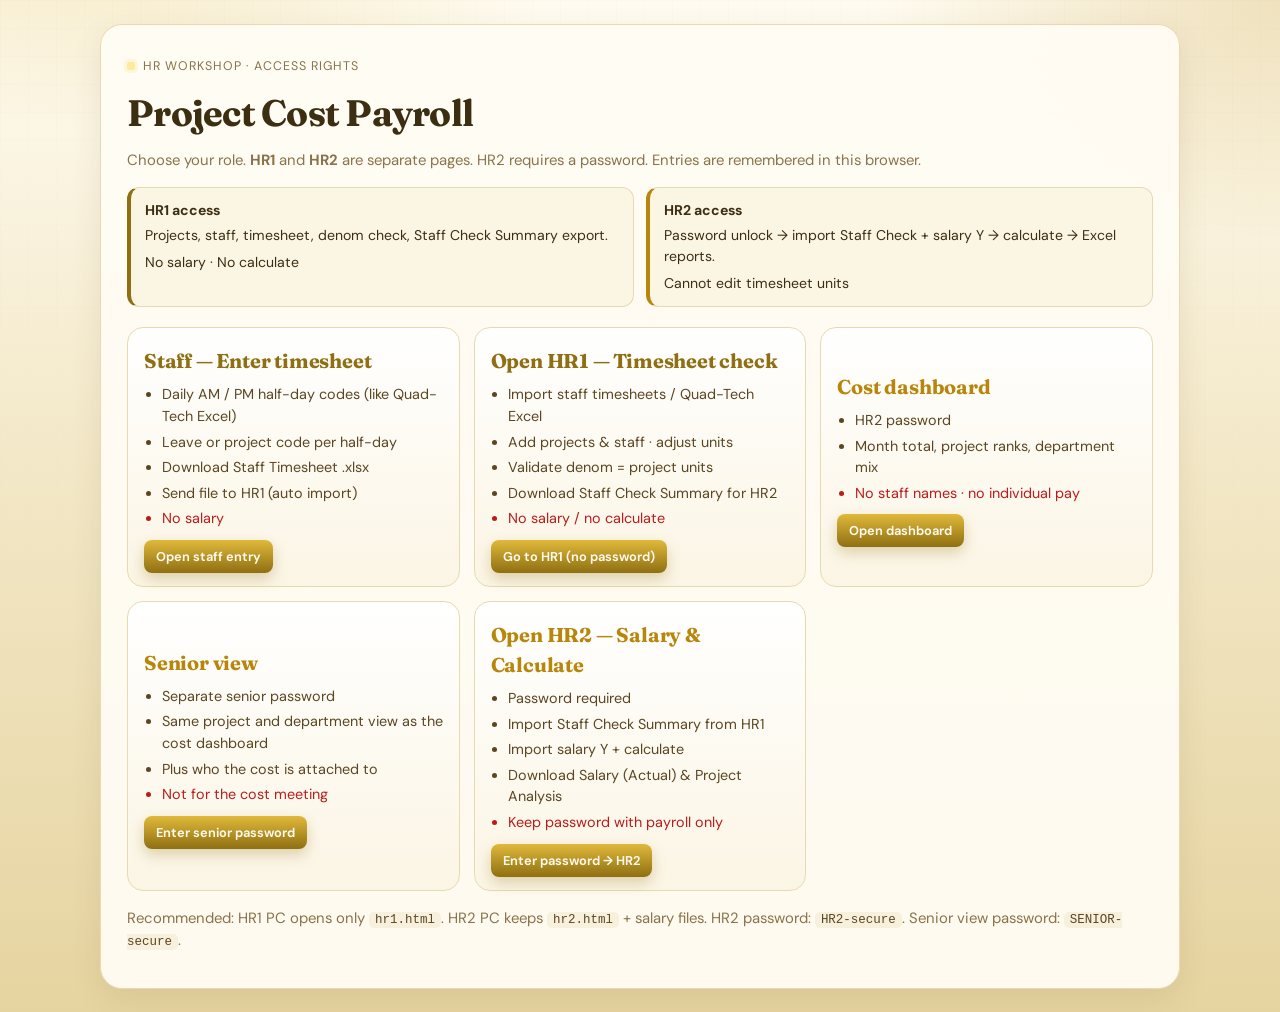
<file: project-cost-payroll/index.html>
<!DOCTYPE html>
<html lang="en">
<head>
  <meta charset="UTF-8" />
  <meta name="viewport" content="width=device-width, initial-scale=1" />
  <title>Project Cost Payroll — Choose role</title>
  <link rel="preconnect" href="https://fonts.googleapis.com" />
  <link rel="preconnect" href="https://fonts.gstatic.com" crossorigin />
  <link href="https://fonts.googleapis.com/css2?family=DM+Sans:ital,opsz,wght@0,9..40,400;0,9..40,500;0,9..40,600;0,9..40,700;1,9..40,400&family=Fraunces:opsz,wght@9..144,600;9..144,700&display=swap" rel="stylesheet" />
  <link rel="stylesheet" href="shared.css" />
</head>
<body>
  <div class="gate">
    <div class="gate-card">
      <div class="brand-mark" style="color:var(--muted);">HR Workshop · Access rights</div>
      <h1>Project Cost Payroll</h1>
      <p class="hint" style="margin-bottom:0;">
        Choose your role. <strong>HR1</strong> and <strong>HR2</strong> are separate pages.
        HR2 requires a password. Entries are remembered in this browser.
      </p>

      <div class="rights-strip" style="margin-top:16px;">
        <div class="rights-box hr1">
          <strong>HR1 access</strong>
          Projects, staff, timesheet, denom check, Staff Check Summary export.
          <span class="deny" style="display:block;margin-top:6px;">No salary · No calculate</span>
        </div>
        <div class="rights-box hr2">
          <strong>HR2 access</strong>
          Password unlock → import Staff Check + salary Y → calculate → Excel reports.
          <span class="deny" style="display:block;margin-top:6px;">Cannot edit timesheet units</span>
        </div>
      </div>

      <div class="gate-grid">
        <a class="access-card hr1-card" href="staff.html" style="text-decoration:none;color:inherit;display:block;">
          <h3>Staff — Enter timesheet</h3>
          <ul>
            <li>Daily AM / PM half-day codes (like Quad-Tech Excel)</li>
            <li>Leave or project code per half-day</li>
            <li>Download Staff Timesheet .xlsx</li>
            <li>Send file to HR1 (auto import)</li>
            <li class="deny">No salary</li>
          </ul>
          <span class="btn btn-small" style="pointer-events:none;">Open staff entry</span>
        </a>
        <a class="access-card hr1-card" href="hr1.html" style="text-decoration:none;color:inherit;display:block;">
          <h3>Open HR1 — Timesheet check</h3>
          <ul>
            <li>Import staff timesheets / Quad-Tech Excel</li>
            <li>Add projects &amp; staff · adjust units</li>
            <li>Validate denom = project units</li>
            <li>Download Staff Check Summary for HR2</li>
            <li class="deny">No salary / no calculate</li>
          </ul>
          <span class="btn btn-small" style="pointer-events:none;">Go to HR1 (no password)</span>
        </a>
        <button type="button" class="access-card hr2-card" id="btnOpenDash" style="text-align:left;width:100%;font:inherit;">
          <h3>Cost dashboard</h3>
          <ul>
            <li>HR2 password</li>
            <li>Month total, project ranks, department mix</li>
            <li class="deny">No staff names · no individual pay</li>
          </ul>
          <span class="btn btn-small" style="pointer-events:none;">Open dashboard</span>
        </button>
        <button type="button" class="access-card hr2-card" id="btnOpenSenior" style="text-align:left;width:100%;font:inherit;">
          <h3>Senior view</h3>
          <ul>
            <li>Separate senior password</li>
            <li>Same project and department view as the cost dashboard</li>
            <li>Plus who the cost is attached to</li>
            <li class="deny">Not for the cost meeting</li>
          </ul>
          <span class="btn btn-small" style="pointer-events:none;">Enter senior password</span>
        </button>
        <button type="button" class="access-card hr2-card" id="btnOpenHr2" style="text-align:left;width:100%;font:inherit;">
          <h3>Open HR2 — Salary &amp; Calculate</h3>
          <ul>
            <li>Password required</li>
            <li>Import Staff Check Summary from HR1</li>
            <li>Import salary Y + calculate</li>
            <li>Download Salary (Actual) &amp; Project Analysis</li>
            <li class="deny">Keep password with payroll only</li>
          </ul>
          <span class="btn btn-small" style="pointer-events:none;">Enter password → HR2</span>
        </button>
      </div>

      <div id="hr2PassBox" class="import-card hidden" style="margin-top:16px;">
        <h4 id="passTitle">HR2 password</h4>
        <p class="hint" id="passHint">Demo password for workshop (change <code>HR2_PASSWORD</code> in <code>shared.js</code>).</p>
        <div class="toolbar" style="margin:0;">
          <label style="flex:1;">Password
            <input type="password" id="hr2Password" autocomplete="current-password" style="min-width:200px;" />
          </label>
          <button type="button" class="btn btn-small" id="btnHr2Unlock">Unlock HR2</button>
          <button type="button" class="btn btn-secondary btn-small" id="btnHr2Cancel">Cancel</button>
        </div>
        <p class="status err hidden" id="hr2PassErr" style="margin-top:8px;">Wrong password. Access denied.</p>
        <p class="status warn hidden" id="hr2NeedNote" style="margin-top:8px;">HR2 is locked. Enter the password to continue.</p>
      </div>

      <p class="hint" style="margin-top:16px;">
        Recommended: HR1 PC opens only <code>hr1.html</code>.
        HR2 PC keeps <code>hr2.html</code> + salary files. HR2 password: <code>HR2-secure</code>.
        Senior view password: <code>SENIOR-secure</code>.
      </p>
    </div>
  </div>

  <script src="shared.js"></script>
  <script>
    const { unlockHr2, isHr2Unlocked, unlockSenior, isSeniorUnlocked } = PCP;
    const box = document.getElementById("hr2PassBox");
    const err = document.getElementById("hr2PassErr");
    const needNote = document.getElementById("hr2NeedNote");
    const input = document.getElementById("hr2Password");
    const passTitle = document.getElementById("passTitle");
    const passHint = document.getElementById("passHint");

    let unlockDest = "hr2.html";
    let gate = "hr2";

    function showPassBox(fromRedirect) {
      box.classList.remove("hidden");
      err.classList.add("hidden");
      needNote.classList.toggle("hidden", !fromRedirect);
      const senior = gate === "senior";
      passTitle.textContent = senior ? "Senior password" : "HR2 password";
      passHint.textContent = senior
        ? "Senior view only. Demo password is SENIOR-secure (SENIOR_PASSWORD in shared.js)."
        : "Demo password for workshop (change HR2_PASSWORD in shared.js).";
      needNote.textContent = senior
        ? "Senior view is locked. Enter the senior password to continue."
        : "HR2 is locked. Enter the password to continue.";
      input.value = "";
      input.focus();
    }

    function openGate(dest, which) {
      gate = which;
      unlockDest = dest;
      const open = which === "senior" ? isSeniorUnlocked() : isHr2Unlocked();
      if (open) {
        location.href = dest;
        return;
      }
      showPassBox(false);
    }

    document.getElementById("btnOpenHr2").onclick = () => openGate("hr2.html", "hr2");
    document.getElementById("btnOpenDash").onclick = () => openGate("dashboard.html", "hr2");
    document.getElementById("btnOpenSenior").onclick = () => openGate("senior.html", "senior");
    document.getElementById("btnHr2Cancel").onclick = () => {
      box.classList.add("hidden");
      err.classList.add("hidden");
      needNote.classList.add("hidden");
    };
    function tryUnlock() {
      const ok = gate === "senior" ? unlockSenior(input.value) : unlockHr2(input.value);
      if (ok) {
        location.href = unlockDest;
      } else {
        err.classList.remove("hidden");
        needNote.classList.add("hidden");
        input.select();
      }
    }
    document.getElementById("btnHr2Unlock").onclick = tryUnlock;
    input.addEventListener("keydown", (e) => { if (e.key === "Enter") tryUnlock(); });

    const need = new URLSearchParams(location.search).get("need");
    if (need === "hr2" || need === "dashboard" || need === "senior") {
      if (need === "senior") openGate("senior.html", "senior");
      else openGate(need === "dashboard" ? "dashboard.html" : "hr2.html", "hr2");
      if (!(need === "senior" ? isSeniorUnlocked() : isHr2Unlocked())) showPassBox(true);
    }
  </script>
</body>
</html>
</file>
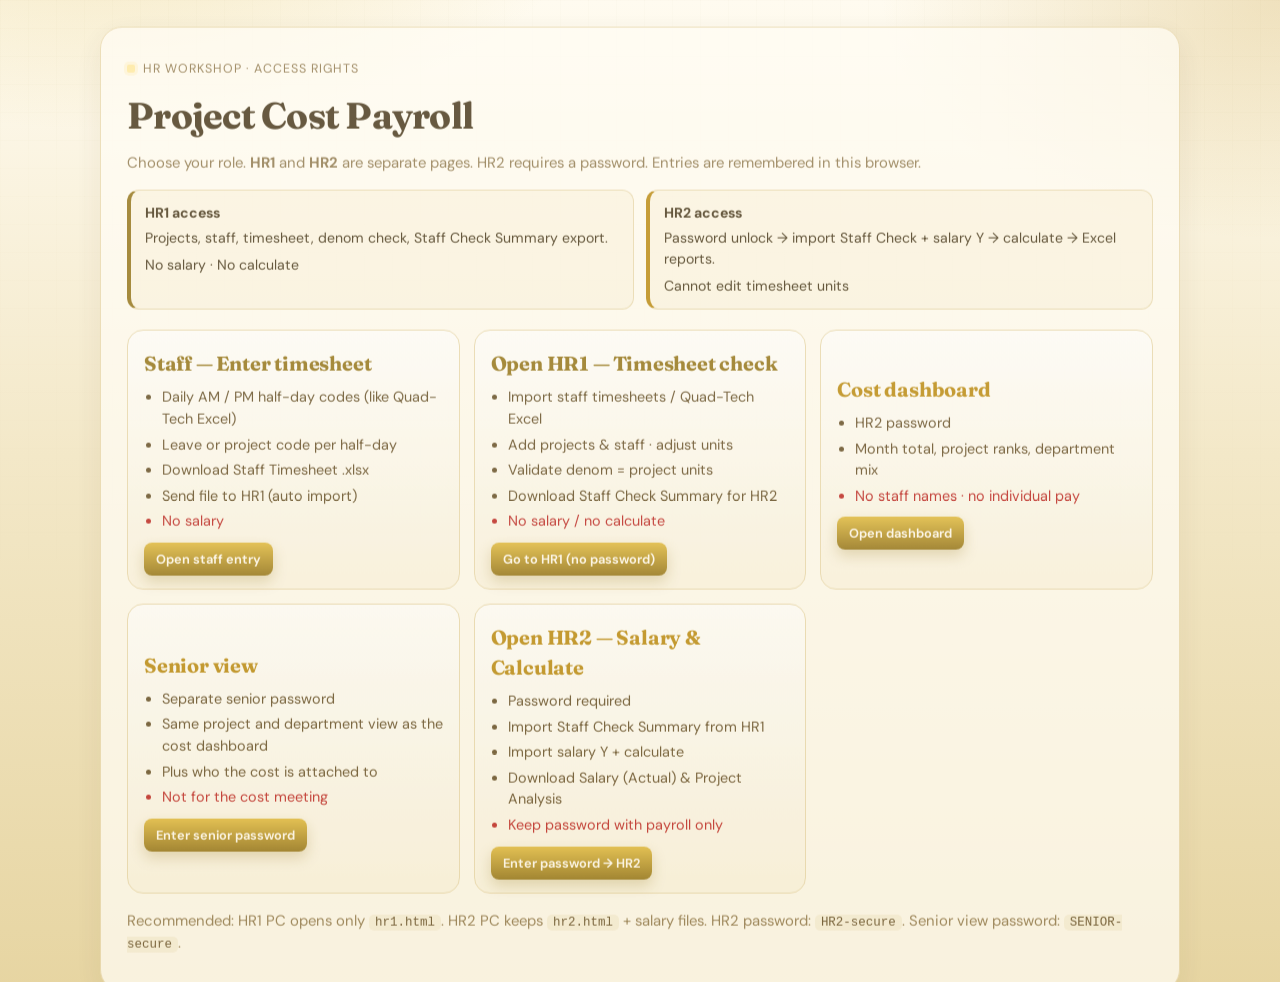
<file: project-payroll.html>
<!DOCTYPE html>
<html lang="en">
<head>
  <meta charset="UTF-8" />
  <meta http-equiv="refresh" content="0; url=project-cost-payroll/index.html" />
  <title>Redirecting…</title>
</head>
<body>
  <p>Moved to <a href="project-cost-payroll/index.html">project-cost-payroll/index.html</a>.</p>
</body>
</html>
</file>
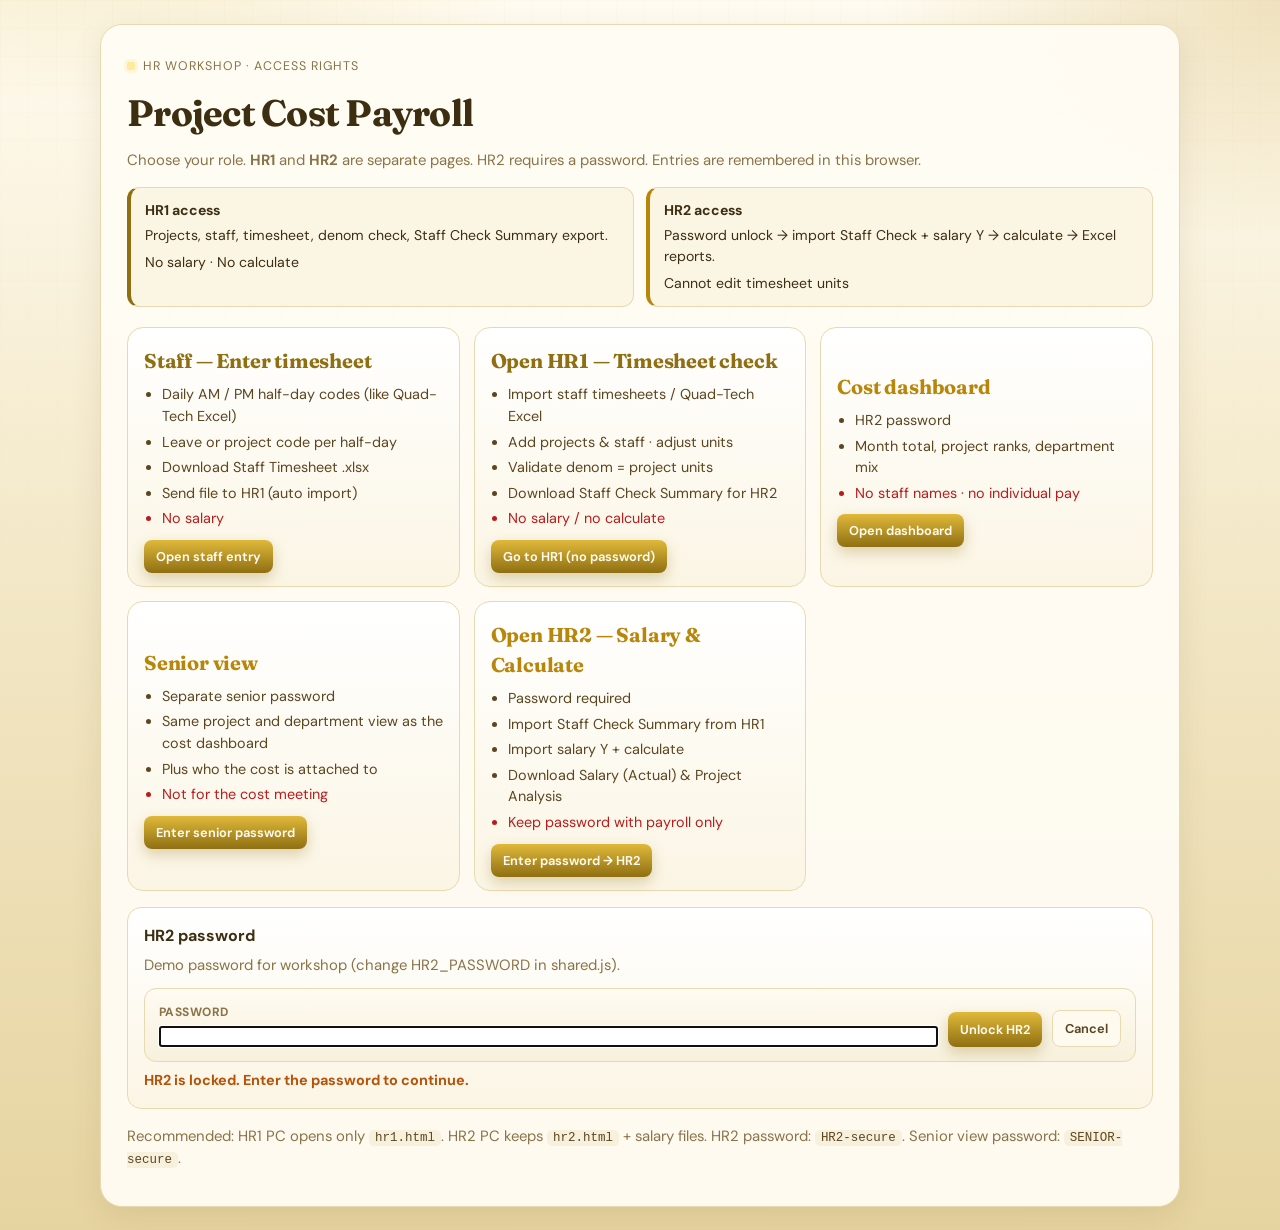
<file: project-cost-payroll/dashboard.html>
<!DOCTYPE html>
<html lang="en">
<head>
  <meta charset="UTF-8" />
  <meta name="viewport" content="width=device-width, initial-scale=1" />
  <title>Cost dashboard | Project Cost Payroll</title>
  <link rel="preconnect" href="https://fonts.googleapis.com" />
  <link rel="preconnect" href="https://fonts.gstatic.com" crossorigin />
  <link href="https://fonts.googleapis.com/css2?family=DM+Sans:ital,opsz,wght@0,9..40,400;0,9..40,500;0,9..40,600;0,9..40,700;1,9..40,400&family=Fraunces:opsz,wght@9..144,600;9..144,700&display=swap" rel="stylesheet" />
  <link rel="stylesheet" href="shared.css" />
</head>
<body>
  <main>
    <header class="hero" style="background:linear-gradient(135deg,#6b4e12 0%,#b8860b 48%,#e8c547 120%);">
      <div class="brand-mark">Cost meeting · No staff names · No individual pay</div>
      <h1>Project cost dashboard</h1>
      <p class="sub" id="periodSub">Month total, projects, and departments</p>
      <div class="role-bar">
        <span class="badge">Cost allocation</span>
        <a class="btn btn-secondary btn-small" href="hr2.html" style="background:rgba(255,255,255,0.12);color:#fff;border-color:rgba(255,255,255,0.25);text-decoration:none;">Back to HR2</a>
        <a class="btn btn-secondary btn-small" href="index.html" style="background:rgba(255,255,255,0.12);color:#fff;border-color:rgba(255,255,255,0.25);text-decoration:none;">Role select</a>
        <button type="button" class="btn btn-secondary btn-small" id="btnLock" style="background:rgba(255,255,255,0.12);color:#fff;border-color:rgba(255,255,255,0.25);">Lock HR2</button>
      </div>
    </header>

    <div id="empty" class="locked-panel hidden" style="margin-top:18px;">
      No calculation yet. On HR2, import the Staff Check Summary and salary file, then click Calculate.
    </div>

    <div id="dash" class="hidden">
      <section class="stage">
        <div class="stage-total">
          <div class="eyebrow">Allocated this month</div>
          <strong id="grandFigure">HKD 0</strong>
          <div id="grandCaption">Project and department totals</div>
          <div class="stage-chips" id="chips"></div>
        </div>
        <div class="spotlight" id="spotlight"></div>
      </section>

      <section>
        <h2>Where the money sits</h2>
        <div class="rank-list" id="projectBars"></div>
      </section>

      <section>
        <h2>Department mix</h2>
        <div class="import-card donut-wrap" id="deptMix"></div>
      </section>
    </div>

    <footer>
      Figures are project and department totals. Staff names and individual pay are not on this page.
    </footer>
  </main>

  <script src="shared.js"></script>
  <script>
    const { periodLabel, escapeHtml, money, loadJson, HR2_STORE, isHr2Unlocked, lockHr2 } = PCP;

    document.getElementById("btnLock").onclick = () => {
      lockHr2();
      location.href = "index.html";
    };

    function hkd(n) {
      return Number(n).toLocaleString("en-HK", { minimumFractionDigits: 2, maximumFractionDigits: 2 });
    }

    function pct(part, whole) {
      if (!whole) return "0%";
      return (part / whole * 100).toLocaleString("en-HK", { maximumFractionDigits: 1 }) + "%";
    }

    const SLICE = ["#8f6f12", "#e8c547", "#3d2a0c", "#c4a35a", "#b8860b", "#5c4010", "#f0d78c", "#6b4e12", "#d4af37", "#2a2110"];

    const readyCheck = isHr2Unlocked();
    if (!readyCheck) {
      location.replace("index.html?need=dashboard");
      throw new Error("HR2 auth required");
    }

    function paint(projectRows, deptRows, caption, chipExtra) {
      const grand = projectRows.reduce((s, r) => s + r.value, 0);
      document.getElementById("empty").classList.add("hidden");
      document.getElementById("dash").classList.remove("hidden");
      document.getElementById("grandFigure").textContent = money(grand);
      document.getElementById("grandCaption").textContent = caption;
      document.getElementById("chips").innerHTML = [
        projectRows.length + " projects",
        deptRows.length + " departments",
        chipExtra
      ].filter(Boolean).map((t) => `<span>${escapeHtml(t)}</span>`).join("");

      const top = projectRows[0];
      document.getElementById("spotlight").innerHTML = top ? `
        <div>
          <div class="rank">1</div>
          <h3>${escapeHtml(top.label)}</h3>
          <p class="hint" style="margin-bottom:0;">Largest project this month</p>
        </div>
        <div>
          <div class="big">${money(top.value)}</div>
          <p class="hint">${pct(top.value, grand)} of all allocated cost</p>
        </div>` : `<p class="hint">No project cost.</p>`;

      const max = projectRows.reduce((m, r) => Math.max(m, r.value), 0) || 1;
      document.getElementById("projectBars").innerHTML = projectRows.map((r, i) => `
        <article class="rank-card">
          <div class="n">${i + 1}</div>
          <div>
            <div class="rank-top">
              <strong>${escapeHtml(r.label)}</strong>
              <em>${hkd(r.value)} · ${pct(r.value, grand)}</em>
            </div>
            <div class="meter"><i style="width:${Math.max(4, r.value / max * 100)}%"></i></div>
          </div>
        </article>`).join("") || '<p class="hint">No project cost in this calculation.</p>';

      let cursor = 0;
      const stops = deptRows.map((r, i) => {
        const start = cursor;
        cursor += grand ? (r.value / grand * 100) : 0;
        return SLICE[i % SLICE.length] + " " + start + "% " + cursor + "%";
      }).join(", ");
      document.getElementById("deptMix").innerHTML = deptRows.length ? `
        <div class="donut" style="background:conic-gradient(${stops})">
          <span>${deptRows.length}<br><small style="font-family:var(--font);font-size:0.7rem;font-weight:500;">depts</small></span>
        </div>
        <div class="legend">
          ${deptRows.map((r, i) => `
            <div>
              <i class="swatch" style="background:${SLICE[i % SLICE.length]}"></i>
              <span>${escapeHtml(r.label)}</span>
              <strong>${pct(r.value, grand)}</strong>
            </div>`).join("")}
        </div>` : '<p class="hint">No department cost.</p>';
    }

    const saved = loadJson(HR2_STORE);
    const ready = saved && saved.lastResult && Array.isArray(saved.projects) && saved.projects.length;
    if (!ready) {
      document.getElementById("empty").classList.remove("hidden");
      document.getElementById("periodSub").textContent = "Calculate on HR2 first. This page will not list staff pay.";
    } else {
      const projects = saved.projects;
      const year = Number(saved.periodYear) || 2026;
      const month = Number(saved.periodMonth) || 8;
      const { matrix, depts } = saved.lastResult;
      const deptList = Array.isArray(depts) ? depts : [];
      const projectRows = projects.map((p) => {
        const value = deptList.reduce((s, d) => s + (Number(matrix[p.id] && matrix[p.id][d]) || 0), 0);
        return { label: p.name, value };
      }).filter((r) => r.value > 0).sort((a, b) => b.value - a.value);
      const deptRows = deptList.map((d) => ({
        label: d || "No department",
        value: projects.reduce((s, p) => s + (Number(matrix[p.id] && matrix[p.id][d]) || 0), 0)
      })).filter((r) => r.value > 0).sort((a, b) => b.value - a.value);
      document.getElementById("periodSub").textContent = periodLabel(year, month) + " · project and department totals";
      paint(projectRows, deptRows, periodLabel(year, month) + " · from your HR2 calculation", "Your result");
    }
  </script>
</body>
</html>
</file>
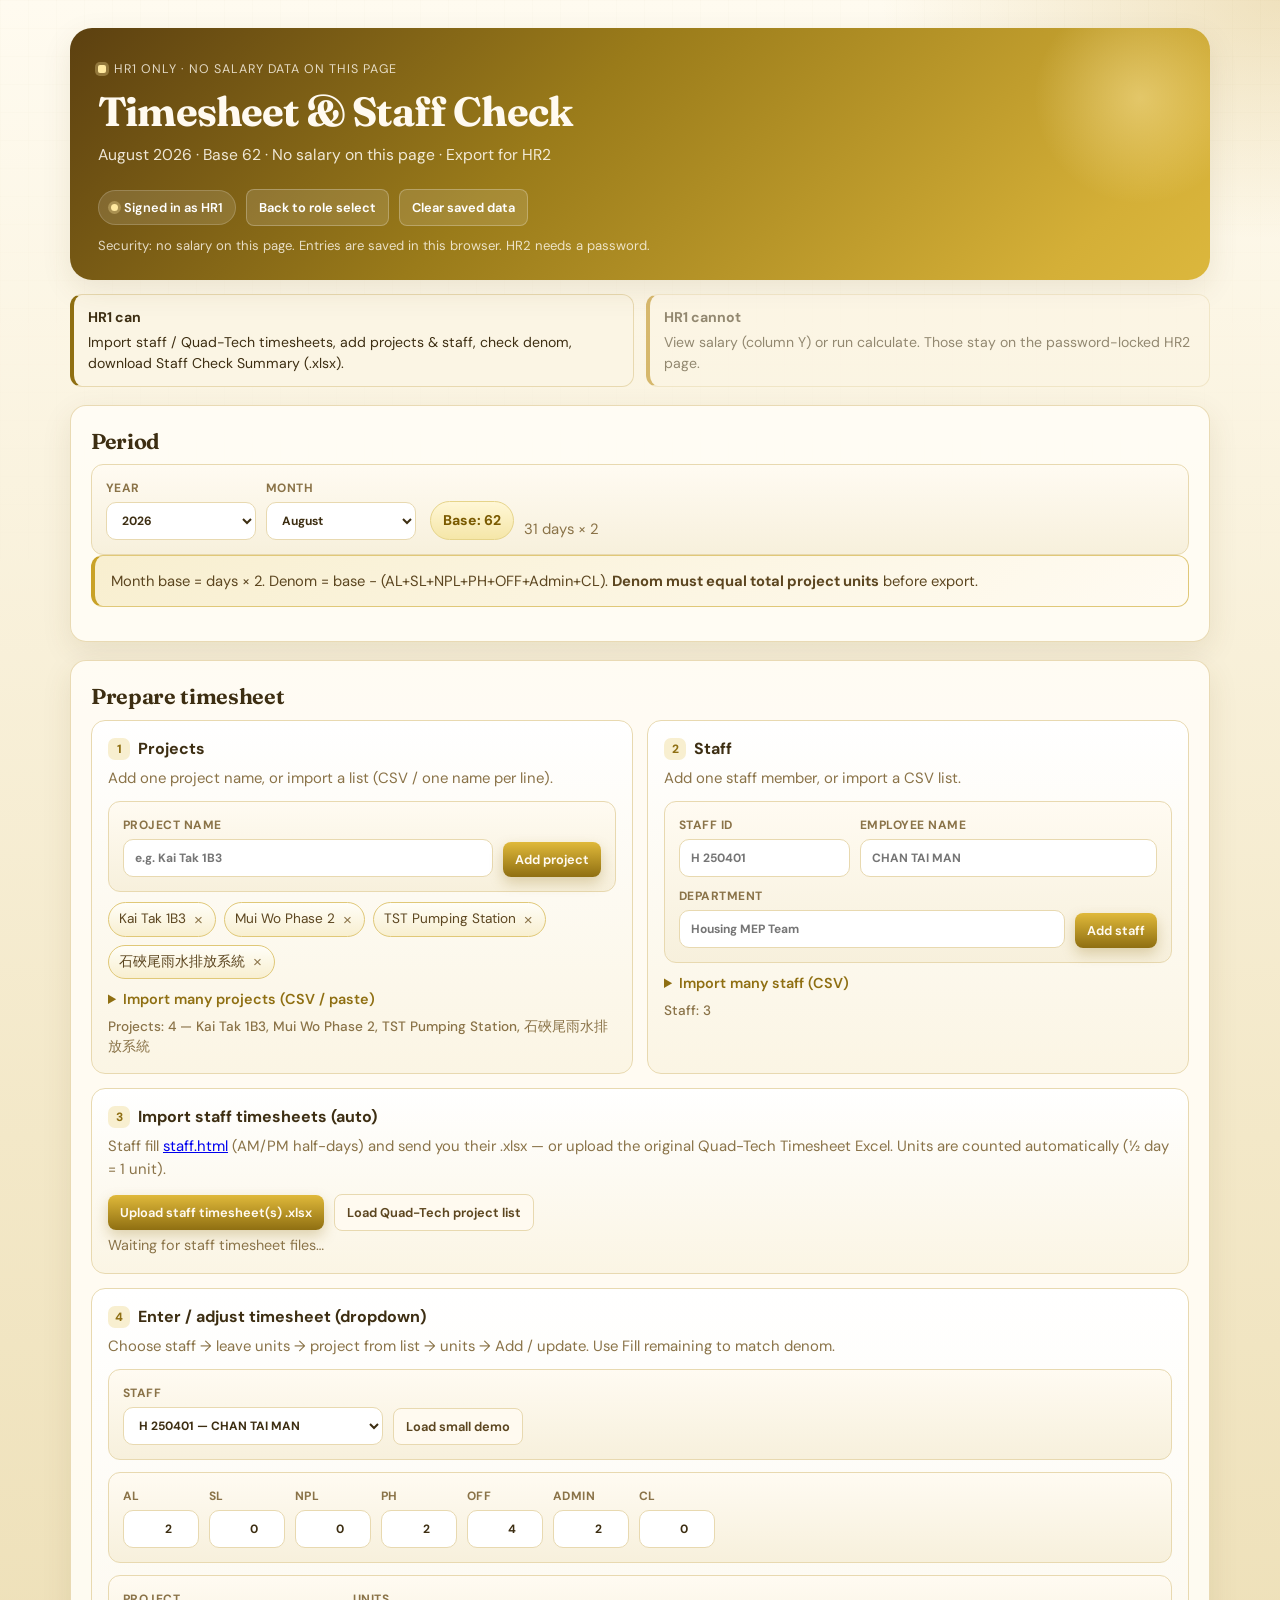
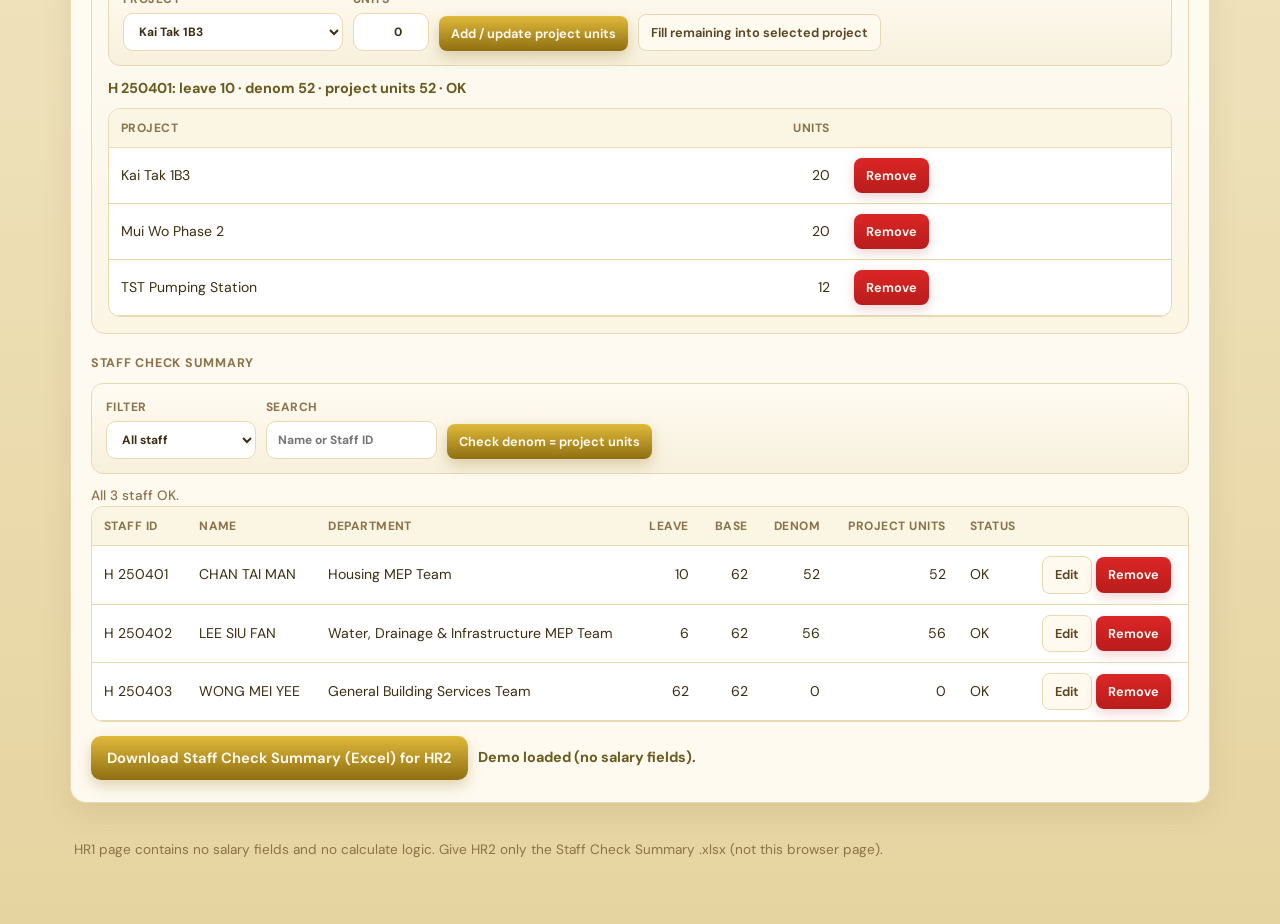
<file: project-cost-payroll/hr1.html>
<!DOCTYPE html>
<html lang="en">
<head>
  <meta charset="UTF-8" />
  <meta name="viewport" content="width=device-width, initial-scale=1" />
  <title>HR1 — Timesheet | Project Cost Payroll</title>
  <link rel="preconnect" href="https://fonts.googleapis.com" />
  <link rel="preconnect" href="https://fonts.gstatic.com" crossorigin />
  <link href="https://fonts.googleapis.com/css2?family=DM+Sans:ital,opsz,wght@0,9..40,400;0,9..40,500;0,9..40,600;0,9..40,700;1,9..40,400&family=Fraunces:opsz,wght@9..144,600;9..144,700&display=swap" rel="stylesheet" />
  <link rel="stylesheet" href="shared.css" />
</head>
<body>
  <main>
    <header class="hero">
      <div class="brand-mark">HR1 only · No salary data on this page</div>
      <h1>Timesheet &amp; Staff Check</h1>
      <p class="sub" id="periodSub">Prepare timesheet → validate denom = project units → export Staff Check Summary for HR2</p>
      <div class="role-bar">
        <span class="badge">Signed in as HR1</span>
        <a class="btn btn-secondary btn-small" href="index.html" style="background:rgba(255,255,255,0.12);color:#fff;border-color:rgba(255,255,255,0.25);text-decoration:none;">Back to role select</a>
        <button type="button" class="btn btn-secondary btn-small" id="btnClearSaved" style="background:rgba(255,255,255,0.12);color:#fff;border-color:rgba(255,255,255,0.25);">Clear saved data</button>
      </div>
      <p class="switch-note">Security: no salary on this page. Entries are saved in this browser. HR2 needs a password.</p>
    </header>

    <div class="rights-strip">
      <div class="rights-box hr1">
        <strong>HR1 can</strong>
        Import staff / Quad-Tech timesheets, add projects &amp; staff, check denom, download Staff Check Summary (.xlsx).
      </div>
      <div class="rights-box hr2" style="opacity:0.55;">
        <strong>HR1 cannot</strong>
        View salary (column Y) or run calculate. Those stay on the password-locked HR2 page.
      </div>
    </div>

    <section>
      <h2>Period</h2>
      <div class="toolbar period-bar">
        <label>Year <select id="selYear"></select></label>
        <label>Month <select id="selMonth"></select></label>
        <span class="base-pill" id="basePill">Base: 62</span>
        <span class="hint" id="daysHint" style="margin:0;">31 days × 2</span>
      </div>
      <div class="rule">
        Month base = days × 2. Denom = base − (AL+SL+NPL+PH+OFF+Admin+CL).
        <strong>Denom must equal total project units</strong> before export.
      </div>
    </section>

    <section>
      <h2>Prepare timesheet</h2>
      <div class="import-grid">
        <div class="import-card">
          <h4><span class="step">1</span> Projects</h4>
          <p class="hint">Add one project name, or import a list (CSV / one name per line).</p>
          <div class="toolbar" style="margin-bottom:10px;">
            <label style="flex:1;">Project name
              <input type="text" id="newProjectName" placeholder="e.g. Kai Tak 1B3" style="min-width:180px;width:100%;" />
            </label>
            <button type="button" class="btn btn-small" id="btnAddProject">Add project</button>
          </div>
          <div class="chip-row" id="projectChips"></div>
          <details>
            <summary>Import many projects (CSV / paste)</summary>
            <textarea id="pasteProjects" placeholder="Kai Tak 1B3&#10;Mui Wo Phase 2" style="margin-top:8px;"></textarea>
            <div class="actions">
              <label class="btn btn-secondary btn-small" style="cursor:pointer;">Upload .csv / .txt
                <input type="file" id="fileProjects" accept=".csv,.txt,text/csv,text/plain" hidden />
              </label>
              <button type="button" class="btn btn-small" id="btnImportProjects">Import projects</button>
              <button type="button" class="btn btn-secondary btn-small" id="btnClearProjects">Clear all projects</button>
            </div>
          </details>
          <p class="counts" id="projectCount">Projects: 0</p>
        </div>
        <div class="import-card">
          <h4><span class="step">2</span> Staff</h4>
          <p class="hint">Add one staff member, or import a CSV list.</p>
          <div class="toolbar" style="margin-bottom:10px;">
            <label>Staff ID
              <input type="text" id="newStaffId" placeholder="H 250401" />
            </label>
            <label style="flex:1;">Employee name
              <input type="text" id="newStaffName" placeholder="CHAN TAI MAN" style="min-width:160px;width:100%;" />
            </label>
            <label style="flex:1;">Department
              <input type="text" id="newStaffDept" list="deptOptions" placeholder="Housing MEP Team" style="min-width:160px;width:100%;" />
              <datalist id="deptOptions"></datalist>
            </label>
            <button type="button" class="btn btn-small" id="btnAddStaff">Add staff</button>
          </div>
          <details>
            <summary>Import many staff (CSV)</summary>
            <p class="hint">Header: <code>Staff ID,Employee Name,Department</code></p>
            <textarea id="pasteStaff" placeholder="Staff ID,Employee Name,Department" style="margin-top:8px;"></textarea>
            <div class="actions">
              <label class="btn btn-secondary btn-small" style="cursor:pointer;">Upload .csv / .txt
                <input type="file" id="fileStaff" accept=".csv,.txt,text/csv,text/plain" hidden />
              </label>
              <button type="button" class="btn btn-small" id="btnImportStaff">Import staff</button>
              <button type="button" class="btn btn-secondary btn-small" id="btnClearStaff">Clear all staff</button>
            </div>
          </details>
          <p class="counts" id="staffCount">Staff: 0</p>
        </div>
      </div>

      <div class="import-card" style="margin-top:14px;">
        <h4><span class="step">3</span> Import staff timesheets (auto)</h4>
        <p class="hint">
          Staff fill <a href="staff.html">staff.html</a> (AM/PM half-days) and send you their .xlsx —
          or upload the original Quad-Tech Timesheet Excel. Units are counted automatically (½ day = 1 unit).
        </p>
        <div class="actions">
          <label class="btn btn-small" style="cursor:pointer;">
            Upload staff timesheet(s) .xlsx
            <input type="file" id="fileStaffTimesheets" accept=".xlsx,application/vnd.openxmlformats-officedocument.spreadsheetml.sheet" multiple hidden />
          </label>
          <button type="button" class="btn btn-secondary btn-small" id="btnLoadQuadProjects">Load Quad-Tech project list</button>
        </div>
        <p class="status" id="staffTsImportStatus">Waiting for staff timesheet files…</p>
      </div>

      <div class="import-card" style="margin-top:14px;">
        <h4><span class="step">4</span> Enter / adjust timesheet (dropdown)</h4>
        <p class="hint">Choose staff → leave units → project from list → units → Add / update. Use Fill remaining to match denom.</p>
        <div class="toolbar">
          <label>Staff <select id="tsStaffSelect" style="min-width:260px;"></select></label>
          <button type="button" class="btn btn-secondary btn-small" id="btnLoadDemo">Load small demo</button>
        </div>
        <div class="toolbar" id="tsLeaveBar"></div>
        <div class="toolbar">
          <label>Project <select id="tsProjectSelect" style="min-width:220px;"></select></label>
          <label>Units <input type="number" id="tsUnits" min="0" step="1" value="0" /></label>
          <button type="button" class="btn btn-small" id="btnAddProjectUnits">Add / update project units</button>
          <button type="button" class="btn btn-secondary btn-small" id="btnFillRemaining">Fill remaining into selected project</button>
        </div>
        <p class="status" id="tsLiveStatus">Select a staff member to start.</p>
        <div class="matrix-wrap" style="max-height:220px;margin-top:8px;">
          <table>
            <thead><tr><th>Project</th><th class="num">Units</th><th></th></tr></thead>
            <tbody id="tsAllocBody"></tbody>
          </table>
        </div>
      </div>

      <div id="hr1Alert" class="alert"></div>
      <h3>Staff check summary</h3>
      <div class="toolbar">
        <label>Filter
          <select id="filterErrors">
            <option value="all">All staff</option>
            <option value="errors">Errors only</option>
            <option value="ok">OK only</option>
          </select>
        </label>
        <label>Search <input type="text" id="searchStaff" placeholder="Name or Staff ID" /></label>
        <button type="button" class="btn btn-small" id="btnValidate">Check denom = project units</button>
      </div>
      <p class="counts" id="validationSummary">Not checked yet.</p>
      <div class="matrix-wrap">
        <table>
          <thead>
            <tr>
              <th>Staff ID</th><th>Name</th><th>Department</th>
              <th class="num">Leave</th><th class="num">Base</th><th class="num">Denom</th>
              <th class="num">Project units</th><th>Status</th><th></th>
            </tr>
          </thead>
          <tbody id="staffSummaryBody"></tbody>
        </table>
      </div>

      <div class="actions">
        <button type="button" class="btn" id="btnExportStaffSummary">Download Staff Check Summary (Excel) for HR2</button>
        <p class="status" id="hr1Status">Fix all errors, then download and send the file to HR2 only.</p>
      </div>
    </section>

    <footer>
      HR1 page contains no salary fields and no calculate logic.
      Give HR2 only the Staff Check Summary .xlsx (not this browser page).
    </footer>
  </main>

  <script src="xlsx.full.min.js"></script>
  <script src="shared.js"></script>
  <script>
    const {
      LEAVE_CODES, monthBase, daysInMonth, periodLabel, fileStamp,
      emptyLeave, staffStatus, escapeHtml, parseCsv, headerIndex,
      downloadExcelMulti, buildStaffCheckRows, STAFF_CHECK_SHEET, fillPeriodSelects,
      readFileAsText, readFileAsArrayBuffer, saveJson, loadJson, HR1_STORE,
      parseStaffSubmissionWorkbook, defaultProjects
    } = PCP;

    let periodYear = 2026;
    let periodMonth = 8;
    let projects = [];
    let staff = [];
    let selectedStaffId = null;
    let projectSeq = 1;

    function persistHr1() {
      // Full timesheet snapshot: leave + each staff's project units
      saveJson(HR1_STORE, {
        periodYear,
        periodMonth,
        projects,
        staff: staff.map((p) => ({
          staffId: p.staffId,
          name: p.name,
          department: p.department,
          leave: { ...(p.leave || {}) },
          projects: { ...(p.projects || {}) }
        })),
        selectedStaffId,
        projectSeq
      });
    }

    function restoreHr1() {
      const s = loadJson(HR1_STORE);
      if (!s || !Array.isArray(s.staff)) return false;
      periodYear = Number(s.periodYear) || periodYear;
      periodMonth = Number(s.periodMonth) || periodMonth;
      projects = Array.isArray(s.projects) ? s.projects : [];
      staff = s.staff.map((p) => ({
        staffId: p.staffId,
        name: p.name,
        department: p.department || "",
        leave: { ...emptyLeave(), ...(p.leave || {}) },
        projects: { ...(p.projects || {}) }
      }));
      syncProjectKeys(); // keep unit values for known projects; drop unknown ids
      selectedStaffId = s.selectedStaffId || null;
      projectSeq = Number(s.projectSeq) || projectSeq;
      return staff.length > 0 || projects.length > 0;
    }

    function updatePeriodUI() {
      const days = daysInMonth(periodYear, periodMonth);
      const base = days * 2;
      document.getElementById("basePill").textContent = "Base: " + base;
      document.getElementById("daysHint").textContent = days + " days × 2";
      document.getElementById("periodSub").textContent =
        periodLabel(periodYear, periodMonth) + " · Base " + base + " · No salary on this page · Export for HR2";
    }

    function syncProjectKeys() {
      // Preserve existing units when project list is refreshed
      staff.forEach((person) => {
        const prev = person.projects || {};
        const next = {};
        projects.forEach((p) => {
          next[p.id] = Number(prev[p.id]) || 0;
        });
        person.projects = next;
      });
    }

    function validationIssues() {
      return staff.map((p) => ({ person: p, st: staffStatus(p, projects, periodYear, periodMonth) }))
        .filter((x) => !x.st.ok);
    }

    function showAlert(msg) {
      const el = document.getElementById("hr1Alert");
      if (!msg) { el.classList.remove("show"); el.textContent = ""; return; }
      el.textContent = msg;
      el.classList.add("show");
    }

    function renderProjectChips() {
      const row = document.getElementById("projectChips");
      if (!projects.length) {
        row.innerHTML = '<span class="hint">No projects yet — add a name above.</span>';
        return;
      }
      row.innerHTML = projects.map((p) =>
        `<span class="chip">${escapeHtml(p.name)}<button type="button" title="Remove" data-rm-proj="${p.id}">×</button></span>`
      ).join("");
      row.querySelectorAll("[data-rm-proj]").forEach((btn) => {
        btn.addEventListener("click", () => {
          projects = projects.filter((p) => p.id !== btn.dataset.rmProj);
          syncProjectKeys();
          renderAll();
        });
      });
    }

    function renderDeptOptions() {
      const depts = [...new Set(staff.map((p) => p.department).filter(Boolean))].sort();
      document.getElementById("deptOptions").innerHTML = depts
        .map((d) => `<option value="${escapeHtml(d)}"></option>`).join("");
    }

    function addProjectName(name) {
      const n = String(name || "").trim();
      if (!n) throw new Error("Enter a project name.");
      if (projects.some((p) => p.name.toLowerCase() === n.toLowerCase())) {
        throw new Error("Project already exists: " + n);
      }
      projects.push({ id: "P" + (projectSeq++), name: n });
      syncProjectKeys();
    }

    function addStaffRow(staffId, name, department) {
      const id = String(staffId || "").trim();
      const nm = String(name || "").trim();
      const dept = String(department || "").trim();
      if (!id) throw new Error("Enter Staff ID.");
      if (!nm) throw new Error("Enter employee name.");
      if (staff.some((p) => p.staffId.toLowerCase() === id.toLowerCase())) {
        throw new Error("Staff ID already exists: " + id);
      }
      const proj = {};
      projects.forEach((p) => { proj[p.id] = 0; });
      staff.push({ staffId: id, name: nm, department: dept, leave: emptyLeave(), projects: proj });
      selectedStaffId = id;
    }

    function renderAll() {
      document.getElementById("projectCount").textContent =
        "Projects: " + projects.length + (projects.length ? " — " + projects.slice(0, 4).map((p) => p.name).join(", ") + (projects.length > 4 ? "…" : "") : "");
      document.getElementById("staffCount").textContent = "Staff: " + staff.length;
      renderProjectChips();
      renderDeptOptions();
      renderTimesheetEntry();
      renderStaffSummary();
      persistHr1();
    }

    function currentTsStaff() {
      const id = document.getElementById("tsStaffSelect").value;
      return staff.find((s) => s.staffId === id) || null;
    }

    function renderTimesheetEntry() {
      const staffSel = document.getElementById("tsStaffSelect");
      const projSel = document.getElementById("tsProjectSelect");
      const prevStaff = staffSel.value || selectedStaffId || (staff[0] && staff[0].staffId) || "";
      const prevProj = projSel.value;
      staffSel.innerHTML = staff.length
        ? staff.map((p) => `<option value="${escapeHtml(p.staffId)}" ${p.staffId === prevStaff ? "selected" : ""}>${escapeHtml(p.staffId)} — ${escapeHtml(p.name)}</option>`).join("")
        : '<option value="">Add staff first</option>';
      projSel.innerHTML = projects.length
        ? projects.map((p) => `<option value="${p.id}" ${p.id === prevProj ? "selected" : ""}>${escapeHtml(p.name)}</option>`).join("")
        : '<option value="">Add project first</option>';

      const person = currentTsStaff();
      const leaveBar = document.getElementById("tsLeaveBar");
      if (!person) {
        leaveBar.innerHTML = "";
        document.getElementById("tsAllocBody").innerHTML = '<tr><td colspan="3" class="hint">No staff selected.</td></tr>';
        document.getElementById("tsLiveStatus").textContent = "Add staff and projects first.";
        document.getElementById("tsLiveStatus").className = "status warn";
        return;
      }
      leaveBar.innerHTML = LEAVE_CODES.map((c) =>
        `<label>${c}<input type="number" min="0" step="1" data-ts-leave="${c}" value="${person.leave[c] || 0}" /></label>`
      ).join("");
      leaveBar.querySelectorAll("input[data-ts-leave]").forEach((el) => {
        el.addEventListener("change", () => {
          person.leave[el.dataset.tsLeave] = Number(el.value) || 0;
          refreshTs(person);
          renderStaffSummary();
        });
      });
      refreshTs(person);
    }

    function refreshTs(person) {
      const st = staffStatus(person, projects, periodYear, periodMonth);
      const status = document.getElementById("tsLiveStatus");
      status.className = "status " + (st.ok ? "ok" : "err");
      status.textContent = person.staffId + ": leave " + st.leave + " · denom " + st.denom +
        " · project units " + st.pUnits + (st.ok ? " · OK" : " · ERROR: need " + (st.denom - st.pUnits) + " more project units");
      const body = document.getElementById("tsAllocBody");
      const rows = projects.filter((p) => (Number(person.projects[p.id]) || 0) > 0).map((p) => `
        <tr>
          <td>${escapeHtml(p.name)}</td>
          <td class="num">${person.projects[p.id]}</td>
          <td><button type="button" class="btn btn-danger btn-small" data-clear-proj="${p.id}">Remove</button></td>
        </tr>`).join("");
      body.innerHTML = rows || '<tr><td colspan="3" class="hint">No project units yet.</td></tr>';
      body.querySelectorAll("[data-clear-proj]").forEach((btn) => {
        btn.addEventListener("click", () => {
          person.projects[btn.dataset.clearProj] = 0;
          refreshTs(person);
          renderStaffSummary();
        });
      });
      persistHr1(); // save leave + all project units for every staff
    }

    function renderStaffSummary() {
      const filter = document.getElementById("filterErrors").value;
      const q = document.getElementById("searchStaff").value.trim().toLowerCase();
      const issues = validationIssues();
      document.getElementById("validationSummary").textContent = !staff.length
        ? "No staff loaded."
        : issues.length === 0
          ? "All " + staff.length + " staff OK."
          : issues.length + " error(s). Fix before export to HR2.";
      showAlert(issues.length
        ? issues.length + " staff have denom ≠ project units. " +
          issues.slice(0, 3).map((x) => x.person.staffId + " (" + x.st.denom + " vs " + x.st.pUnits + ")").join("; ")
        : "");
      const rows = staff.filter((p) => {
        const st = staffStatus(p, projects, periodYear, periodMonth);
        if (filter === "errors" && st.ok) return false;
        if (filter === "ok" && !st.ok) return false;
        if (q && !(p.name.toLowerCase().includes(q) || p.staffId.toLowerCase().includes(q))) return false;
        return true;
      });
      document.getElementById("staffSummaryBody").innerHTML = rows.map((p) => {
        const st = staffStatus(p, projects, periodYear, periodMonth);
        return `<tr class="${st.ok ? "" : "error-row"}">
          <td>${escapeHtml(p.staffId)}</td><td>${escapeHtml(p.name)}</td><td>${escapeHtml(p.department)}</td>
          <td class="num">${st.leave}</td><td class="num">${st.base}</td>
          <td class="num ${st.ok ? "" : "error-cell"}">${st.denom}</td>
          <td class="num ${st.ok ? "" : "error-cell"}">${st.pUnits}</td>
          <td>${st.ok ? "OK" : "ERROR"}</td>
          <td>
            <button type="button" class="btn btn-secondary btn-small" data-edit="${escapeHtml(p.staffId)}">Edit</button>
            <button type="button" class="btn btn-danger btn-small" data-rm-staff="${escapeHtml(p.staffId)}">Remove</button>
          </td>
        </tr>`;
      }).join("") || '<tr><td colspan="9" class="hint">No rows.</td></tr>';
      document.querySelectorAll("[data-edit]").forEach((btn) => {
        btn.addEventListener("click", () => {
          selectedStaffId = btn.dataset.edit;
          document.getElementById("tsStaffSelect").value = selectedStaffId;
          renderTimesheetEntry();
          document.getElementById("tsStaffSelect").scrollIntoView({ behavior: "smooth" });
        });
      });
      document.querySelectorAll("[data-rm-staff]").forEach((btn) => {
        btn.addEventListener("click", () => {
          const id = btn.dataset.rmStaff;
          staff = staff.filter((p) => p.staffId !== id);
          if (selectedStaffId === id) selectedStaffId = null;
          renderAll();
        });
      });
    }

    function importProjects(text) {
      const rows = parseCsv(text);
      if (!rows.length) throw new Error("No project lines found.");
      let names = [];
      const hi = headerIndex(rows[0], ["project name", "project", "name"]);
      names = hi >= 0
        ? rows.slice(1).map((r) => String(r[hi] || "").trim()).filter(Boolean)
        : rows.map((r) => String(r[0] || "").trim()).filter(Boolean);
      const unique = [];
      const seen = new Set();
      names.forEach((n) => {
        const k = n.toLowerCase();
        if (!seen.has(k)) { seen.add(k); unique.push(n); }
      });
      projects = unique.map((name, i) => ({ id: "P" + (projectSeq++) + "_" + i, name }));
      syncProjectKeys();
    }

    function importStaff(text) {
      const rows = parseCsv(text);
      if (rows.length < 2) throw new Error("Staff CSV needs header + rows.");
      const h = rows[0];
      const iId = headerIndex(h, ["staff id", "staffid", "id"]);
      const iName = headerIndex(h, ["employee name", "name"]);
      const iDept = headerIndex(h, ["department", "dept"]);
      if (iId < 0 || iName < 0) throw new Error("Need Staff ID and Employee Name columns.");
      const next = [];
      const seen = new Set();
      rows.slice(1).forEach((r) => {
        const staffId = String(r[iId] || "").trim();
        const name = String(r[iName] || "").trim();
        if (!staffId || !name) return;
        if (seen.has(staffId.toLowerCase())) return;
        seen.add(staffId.toLowerCase());
        const proj = {};
        projects.forEach((p) => { proj[p.id] = 0; });
        next.push({
          staffId, name,
          department: iDept >= 0 ? String(r[iDept] || "").trim() : "",
          leave: emptyLeave(),
          projects: proj
        });
      });
      if (!next.length) throw new Error("No valid staff rows.");
      staff = next;
      selectedStaffId = null;
    }

    function ensureProject(name, code) {
      const n = String(name || code || "").trim();
      if (!n) return null;
      let hit = projects.find((p) => p.name === n || (code && p.code === code) ||
        (p.code && code && p.code.toLowerCase() === String(code).toLowerCase()) ||
        p.name.toLowerCase() === n.toLowerCase());
      if (hit) return hit;
      hit = { id: "P" + (projectSeq++), name: n, code: code || "" };
      projects.push(hit);
      return hit;
    }

    function mergeImportedPerson(personIn, projectList) {
      // Map incoming project units onto HR1 project ids
      const mapped = {};
      projects.forEach((p) => { mapped[p.id] = 0; });
      (projectList || []).forEach((p) => {
        const ensured = ensureProject(p.name, p.code);
        if (!ensured) return;
        mapped[ensured.id] = (mapped[ensured.id] || 0) + (Number(personIn.projects[p.id]) || 0);
      });
      const leave = { ...emptyLeave(), ...(personIn.leave || {}) };
      const existing = staff.find((s) => s.staffId.toLowerCase() === String(personIn.staffId).toLowerCase());
      if (existing) {
        existing.name = personIn.name || existing.name;
        existing.department = personIn.department || existing.department;
        existing.leave = leave;
        existing.projects = mapped;
        return "updated";
      }
      staff.push({
        staffId: personIn.staffId,
        name: personIn.name,
        department: personIn.department || "",
        leave,
        projects: mapped
      });
      return "added";
    }

    async function importStaffTimesheetFiles(fileList) {
      const files = [...(fileList || [])];
      if (!files.length) throw new Error("Choose one or more .xlsx files.");
      let added = 0;
      let updated = 0;
      const notes = [];
      for (const file of files) {
        const buf = await readFileAsArrayBuffer(file);
        const parsed = parseStaffSubmissionWorkbook(buf, projects.length ? projects : defaultProjects());
        if (parsed.year && parsed.month) {
          periodYear = parsed.year;
          periodMonth = parsed.month;
          document.getElementById("selYear").value = String(periodYear);
          document.getElementById("selMonth").value = String(periodMonth);
          updatePeriodUI();
        }
        (parsed.projects || []).forEach((p) => ensureProject(p.name, p.code));
        syncProjectKeys();
        (parsed.staff || []).forEach((person) => {
          const action = mergeImportedPerson(person, parsed.projects);
          if (action === "added") added++;
          else updated++;
        });
        notes.push(file.name + " (" + (parsed.source || "file") + ")");
      }
      syncProjectKeys();
      selectedStaffId = staff[0] && staff[0].staffId;
      renderAll();
      return { added, updated, notes };
    }

    function loadDemo() {
      periodYear = 2026;
      periodMonth = 8;
      document.getElementById("selYear").value = "2026";
      document.getElementById("selMonth").value = "8";
      updatePeriodUI();
      projects = [
        { id: "KT1B3", name: "Kai Tak 1B3" },
        { id: "MWP2", name: "Mui Wo Phase 2" },
        { id: "TST", name: "TST Pumping Station" },
        { id: "SKM", name: "石硤尾雨水排放系統" }
      ];
      staff = [
        {
          staffId: "H 250401", name: "CHAN TAI MAN", department: "Housing MEP Team",
          leave: { AL: 2, SL: 0, NPL: 0, PH: 2, OFF: 4, Admin: 2, CL: 0 },
          projects: { KT1B3: 20, MWP2: 20, TST: 12, SKM: 0 }
        },
        {
          staffId: "H 250402", name: "LEE SIU FAN", department: "Water, Drainage & Infrastructure MEP Team",
          leave: { AL: 0, SL: 2, NPL: 0, PH: 0, OFF: 4, Admin: 0, CL: 0 },
          projects: { KT1B3: 0, MWP2: 28, TST: 0, SKM: 28 }
        },
        {
          staffId: "H 250403", name: "WONG MEI YEE", department: "General Building Services Team",
          leave: { AL: 31, SL: 0, NPL: 0, PH: 0, OFF: 31, Admin: 0, CL: 0 },
          projects: { KT1B3: 0, MWP2: 0, TST: 0, SKM: 0 }
        }
      ];
      document.getElementById("hr1Status").textContent = "Demo loaded (no salary fields).";
      document.getElementById("hr1Status").className = "status ok";
      renderAll();
    }

    function exportSummary() {
      if (!staff.length) throw new Error("No staff to export.");
      if (!projects.length) throw new Error("No projects to export.");
      const issues = validationIssues();
      if (issues.length) throw new Error("Cannot export: " + issues.length + " staff still have denom ≠ project units.");
      // Data sheet = staff rows only (no footer remarks — those break HR2 import)
      const dataRows = buildStaffCheckRows(staff, projects, periodYear, periodMonth);
      const noteRows = [
        ["Handoff note", "Give this file to HR2 only. Contains no salary."],
        ["Staff count", staff.length],
        ["Base", monthBase(periodYear, periodMonth)],
        ["Period", periodLabel(periodYear, periodMonth)]
      ];
      downloadExcelMulti(
        "Staff_Check_Summary_" + fileStamp(periodYear, periodMonth) + ".xlsx",
        [
          { name: STAFF_CHECK_SHEET, rows: dataRows },
          { name: "Notes", rows: noteRows }
        ]
      );
    }

    fillPeriodSelects(
      document.getElementById("selYear"),
      document.getElementById("selMonth"),
      periodYear,
      periodMonth,
      (y, m) => { periodYear = y; periodMonth = m; updatePeriodUI(); renderAll(); }
    );
    updatePeriodUI();

    document.getElementById("btnAddProject").onclick = () => {
      try {
        const input = document.getElementById("newProjectName");
        addProjectName(input.value);
        input.value = "";
        document.getElementById("hr1Status").textContent = "Added project. Total: " + projects.length;
        document.getElementById("hr1Status").className = "status ok";
        renderAll();
        input.focus();
      } catch (e) {
        document.getElementById("hr1Status").textContent = e.message;
        document.getElementById("hr1Status").className = "status err";
      }
    };
    document.getElementById("newProjectName").addEventListener("keydown", (e) => {
      if (e.key === "Enter") document.getElementById("btnAddProject").click();
    });
    document.getElementById("btnAddStaff").onclick = () => {
      try {
        addStaffRow(
          document.getElementById("newStaffId").value,
          document.getElementById("newStaffName").value,
          document.getElementById("newStaffDept").value
        );
        document.getElementById("newStaffId").value = "";
        document.getElementById("newStaffName").value = "";
        document.getElementById("newStaffDept").value = "";
        document.getElementById("hr1Status").textContent = "Added staff. Total: " + staff.length;
        document.getElementById("hr1Status").className = "status ok";
        renderAll();
        document.getElementById("newStaffId").focus();
      } catch (e) {
        document.getElementById("hr1Status").textContent = e.message;
        document.getElementById("hr1Status").className = "status err";
      }
    };
    ["newStaffId", "newStaffName", "newStaffDept"].forEach((id) => {
      document.getElementById(id).addEventListener("keydown", (e) => {
        if (e.key === "Enter") document.getElementById("btnAddStaff").click();
      });
    });
    document.getElementById("btnImportProjects").onclick = () => {
      try {
        importProjects(document.getElementById("pasteProjects").value);
        document.getElementById("hr1Status").textContent = "Imported " + projects.length + " projects.";
        document.getElementById("hr1Status").className = "status ok";
        renderAll();
      } catch (e) {
        document.getElementById("hr1Status").textContent = e.message;
        document.getElementById("hr1Status").className = "status err";
      }
    };
    document.getElementById("btnImportStaff").onclick = () => {
      try {
        importStaff(document.getElementById("pasteStaff").value);
        document.getElementById("hr1Status").textContent = "Imported " + staff.length + " staff.";
        document.getElementById("hr1Status").className = "status ok";
        renderAll();
      } catch (e) {
        document.getElementById("hr1Status").textContent = e.message;
        document.getElementById("hr1Status").className = "status err";
      }
    };
    document.getElementById("btnClearProjects").onclick = () => { projects = []; syncProjectKeys(); renderAll(); };
    document.getElementById("btnClearStaff").onclick = () => { staff = []; selectedStaffId = null; renderAll(); };
    document.getElementById("btnLoadDemo").onclick = loadDemo;
    document.getElementById("tsStaffSelect").onchange = () => {
      selectedStaffId = document.getElementById("tsStaffSelect").value;
      renderTimesheetEntry();
    };
    document.getElementById("btnAddProjectUnits").onclick = () => {
      const person = currentTsStaff();
      const projId = document.getElementById("tsProjectSelect").value;
      const units = Number(document.getElementById("tsUnits").value) || 0;
      if (!person || !projId) return;
      person.projects[projId] = units;
      selectedStaffId = person.staffId;
      refreshTs(person);
      renderStaffSummary();
      persistHr1();
      document.getElementById("hr1Status").textContent =
        "Saved " + person.staffId + " · " + (projects.find((p) => p.id === projId)?.name || projId) + " = " + units + " units (remembered in this browser).";
      document.getElementById("hr1Status").className = "status ok";
    };
    document.getElementById("btnFillRemaining").onclick = () => {
      const person = currentTsStaff();
      const projId = document.getElementById("tsProjectSelect").value;
      if (!person || !projId) return;
      const st = staffStatus(person, projects, periodYear, periodMonth);
      const other = projects.reduce((s, p) => p.id === projId ? s : s + (Number(person.projects[p.id]) || 0), 0);
      person.projects[projId] = Math.max(0, st.denom - other);
      document.getElementById("tsUnits").value = person.projects[projId];
      refreshTs(person);
      renderStaffSummary();
      persistHr1();
    };
    document.getElementById("filterErrors").onchange = renderStaffSummary;
    document.getElementById("searchStaff").oninput = renderStaffSummary;
    document.getElementById("btnValidate").onclick = () => {
      renderStaffSummary();
      const issues = validationIssues();
      const el = document.getElementById("hr1Status");
      if (issues.length) {
        el.textContent = issues.length + " error(s). Fix before sending file to HR2.";
        el.className = "status err";
        document.getElementById("filterErrors").value = "errors";
        renderStaffSummary();
      } else {
        el.textContent = "All OK. Download Staff Check Summary for HR2.";
        el.className = "status ok";
      }
    };
    document.getElementById("btnExportStaffSummary").onclick = () => {
      try {
        exportSummary();
        document.getElementById("hr1Status").textContent =
          "Downloaded Staff Check Summary. Send this .xlsx to HR2 (not this HTML page).";
        document.getElementById("hr1Status").className = "status ok";
      } catch (e) {
        document.getElementById("hr1Status").textContent = e.message;
        document.getElementById("hr1Status").className = "status err";
      }
    };
    document.getElementById("fileProjects").onchange = async (e) => {
      const f = e.target.files?.[0];
      if (!f) return;
      document.getElementById("pasteProjects").value = await readFileAsText(f);
      document.getElementById("btnImportProjects").click();
    };
    document.getElementById("fileStaff").onchange = async (e) => {
      const f = e.target.files?.[0];
      if (!f) return;
      document.getElementById("pasteStaff").value = await readFileAsText(f);
      document.getElementById("btnImportStaff").click();
    };
    document.getElementById("btnLoadQuadProjects").onclick = () => {
      const base = defaultProjects();
      base.forEach((p) => ensureProject(p.name, p.code));
      syncProjectKeys();
      renderAll();
      document.getElementById("hr1Status").textContent = "Loaded " + projects.length + " Quad-Tech style projects.";
      document.getElementById("hr1Status").className = "status ok";
    };
    document.getElementById("fileStaffTimesheets").onchange = async (e) => {
      const el = document.getElementById("staffTsImportStatus");
      try {
        const result = await importStaffTimesheetFiles(e.target.files);
        el.textContent = "Imported " + result.notes.length + " file(s): +" + result.added +
          " staff, updated " + result.updated + ". " + result.notes.join("; ");
        el.className = "status ok";
        document.getElementById("hr1Status").textContent = el.textContent;
        document.getElementById("hr1Status").className = "status ok";
      } catch (err) {
        el.textContent = err.message;
        el.className = "status err";
      }
      e.target.value = "";
    };
    document.getElementById("btnClearSaved").onclick = () => {
      if (!confirm("Clear all saved HR1 timesheet data in this browser?")) return;
      PCP.clearJson(HR1_STORE);
      projects = [];
      staff = [];
      selectedStaffId = null;
      loadDemo();
      document.getElementById("hr1Status").textContent = "Saved data cleared. Demo reloaded.";
      document.getElementById("hr1Status").className = "status warn";
    };

    if (restoreHr1()) {
      document.getElementById("selYear").value = String(periodYear);
      document.getElementById("selMonth").value = String(periodMonth);
      updatePeriodUI();
      renderAll();
      const unitRows = staff.reduce((n, p) => n + projects.filter((pr) => (Number(p.projects[pr.id]) || 0) > 0).length, 0);
      document.getElementById("hr1Status").textContent =
        "Restored " + staff.length + " staff and " + unitRows + " project-unit entries from this browser.";
      document.getElementById("hr1Status").className = "status ok";
    } else {
      loadDemo();
    }
  </script>
</body>
</html>
</file>
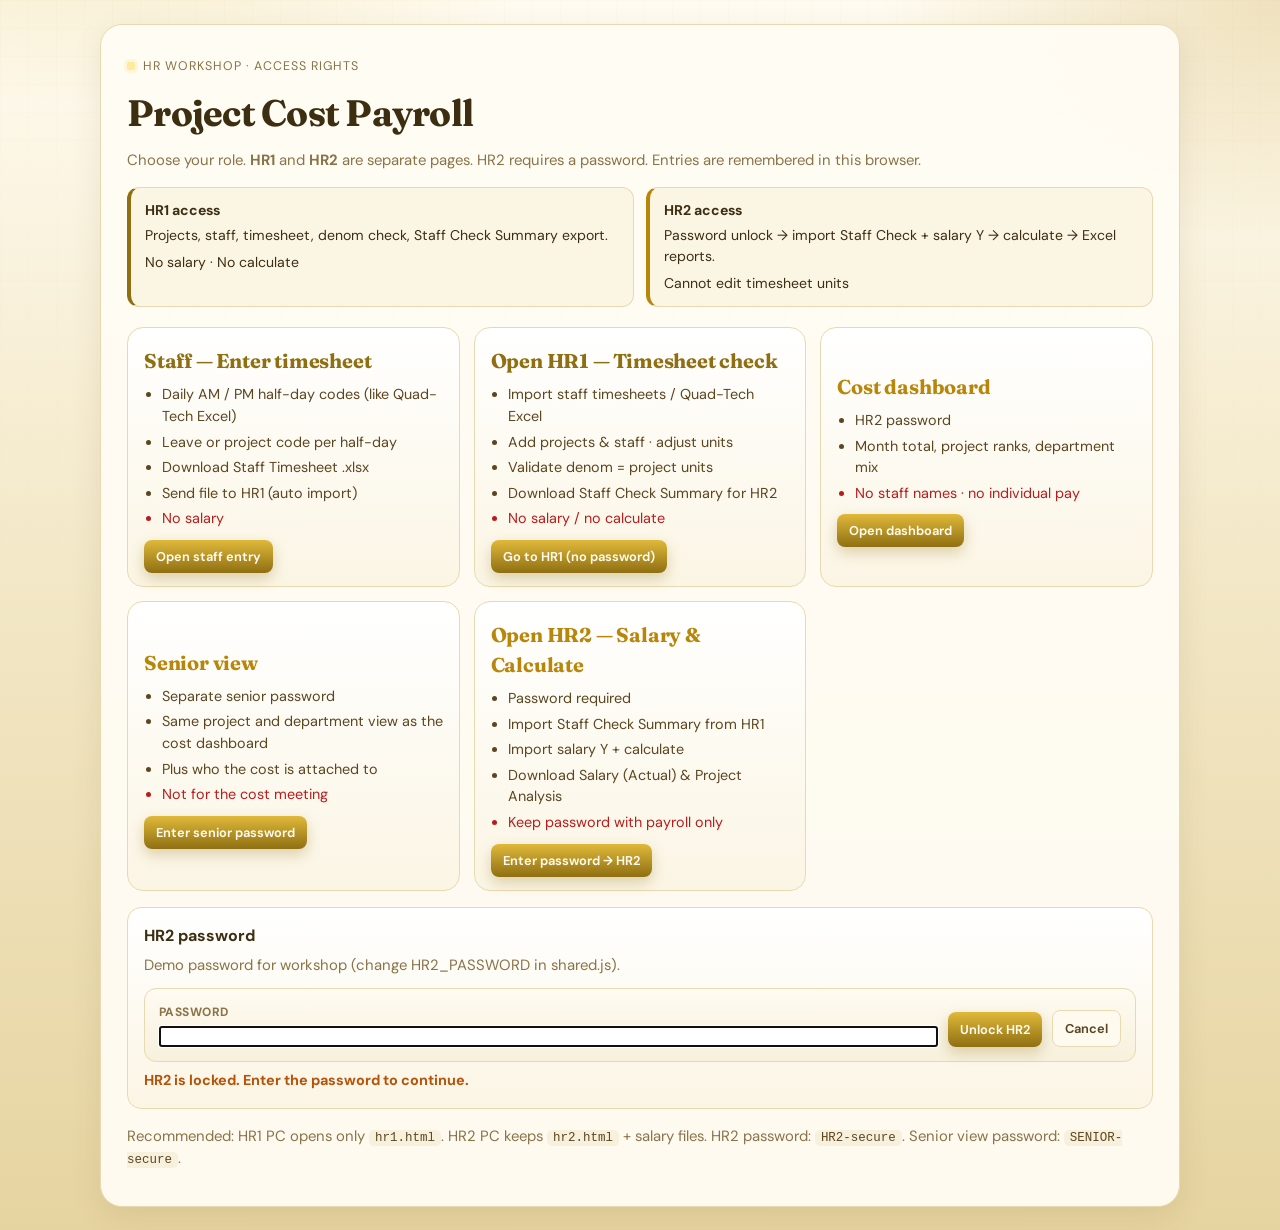
<file: project-cost-payroll/hr2.html>
<!DOCTYPE html>
<html lang="en">
<head>
  <meta charset="UTF-8" />
  <meta name="viewport" content="width=device-width, initial-scale=1" />
  <title>HR2 — Salary &amp; Calculate | Project Cost Payroll</title>
  <link rel="preconnect" href="https://fonts.googleapis.com" />
  <link rel="preconnect" href="https://fonts.gstatic.com" crossorigin />
  <link href="https://fonts.googleapis.com/css2?family=DM+Sans:ital,opsz,wght@0,9..40,400;0,9..40,500;0,9..40,600;0,9..40,700;1,9..40,400&family=Fraunces:opsz,wght@9..144,600;9..144,700&display=swap" rel="stylesheet" />
  <link rel="stylesheet" href="shared.css" />
</head>
<body>
  <main>
    <header class="hero" style="background:linear-gradient(135deg,#6b4e12 0%,#b8860b 48%,#e8c547 120%);">
      <div class="brand-mark">HR2 only · Salary stays on this page</div>
      <h1>Salary import &amp; cost calculate</h1>
      <p class="sub" id="periodSub">Import HR1 Staff Check Summary + Pay History column Y → Calculate → Excel reports</p>
      <div class="role-bar">
        <span class="badge">Signed in as HR2</span>
        <a class="btn btn-secondary btn-small" href="index.html" id="linkBack" style="background:rgba(255,255,255,0.12);color:#fff;border-color:rgba(255,255,255,0.25);text-decoration:none;">Back to role select</a>
        <button type="button" class="btn btn-secondary btn-small" id="btnLockHr2" style="background:rgba(255,255,255,0.12);color:#fff;border-color:rgba(255,255,255,0.25);">Lock HR2 (logout)</button>
        <button type="button" class="btn btn-secondary btn-small" id="btnClearSaved" style="background:rgba(255,255,255,0.12);color:#fff;border-color:rgba(255,255,255,0.25);">Clear saved data</button>
      </div>
      <p class="switch-note">Password-protected. Timesheet read-only from HR1 file. Data remembered in this browser.</p>
    </header>

    <div class="rights-strip">
      <div class="rights-box hr1" style="opacity:0.55;">
        <strong>HR2 cannot</strong>
        Edit timesheet units. Timesheet comes only from HR1 Staff Check Summary .xlsx.
      </div>
      <div class="rights-box hr2">
        <strong>HR2 can</strong>
        Import Staff Check + salary Y, calculate, download reports, open the cost dashboard, and Project Staff Involvement %.
      </div>
    </div>

    <section>
      <h2>Period (from Staff Check file)</h2>
      <div class="toolbar period-bar">
        <label>Year <select id="selYear" disabled></select></label>
        <label>Month <select id="selMonth" disabled></select></label>
        <span class="base-pill" id="basePill">Base: —</span>
        <span class="hint" id="daysHint" style="margin:0;">Import Staff Check first</span>
      </div>
      <div class="rule">
        Cost = (project units ÷ denom) × <strong>Pay History column Y</strong> (Net + EE + ER).
        Denom and units come from HR1’s Staff Check Summary — not editable here.
      </div>
    </section>

    <section>
      <h2>1. Import Staff Check Summary from HR1</h2>
      <p class="hint">Upload the .xlsx HR1 downloaded (sheet “Staff Check Summary”). No salary in that file.</p>
      <div class="actions">
        <label class="btn btn-small" style="cursor:pointer;">
          Upload Staff Check Summary .xlsx
          <input type="file" id="fileStaffCheck" accept=".xlsx,application/vnd.openxmlformats-officedocument.spreadsheetml.sheet" hidden />
        </label>
        <p class="status" id="importTsStatus">Waiting for Staff Check file…</p>
      </div>
      <p class="counts" id="importCounts">No timesheet imported yet.</p>
      <div class="matrix-wrap" style="max-height:260px;">
        <table>
          <thead>
            <tr>
              <th>Staff ID</th><th>Name</th><th>Department</th>
              <th class="num">Denom</th><th class="num">Project units</th><th>Status</th>
            </tr>
          </thead>
          <tbody id="tsReadonlyBody"><tr><td colspan="6" class="hint">Import Staff Check Summary to see timesheet (read-only).</td></tr></tbody>
        </table>
      </div>
    </section>

    <section>
      <h2>2. Import salary (column Y)</h2>
      <p class="hint">CSV header: <code>Staff ID,Net + EE + ER</code> — use <code>dummy_salary_list.csv</code> for testing. Never share this with HR1.</p>
      <textarea id="pasteSalary" placeholder="Staff ID,Net + EE + ER&#10;H 250401,29000"></textarea>
      <div class="actions">
        <label class="btn btn-secondary btn-small" style="cursor:pointer;">
          Upload salary .csv
          <input type="file" id="fileSalary" accept=".csv,.txt,text/csv,text/plain" hidden />
        </label>
        <button type="button" class="btn btn-small" id="btnImportSalary">Import Y amounts</button>
        <p class="status" id="salaryStatus">Import Staff Check first, then salary.</p>
      </div>
      <div class="matrix-wrap" style="max-height:260px;margin-top:10px;">
        <table>
          <thead>
            <tr>
              <th>Staff ID</th><th>Employee Name</th><th>Department</th>
              <th class="num">Y: Net + EE + ER (HKD)</th>
            </tr>
          </thead>
          <tbody id="salaryBody"><tr><td colspan="4" class="hint">No salary loaded.</td></tr></tbody>
        </table>
      </div>
    </section>

    <section>
      <h2>3. Calculate &amp; export</h2>
      <div id="hr2Alert" class="alert"></div>
      <div class="actions">
        <button type="button" class="btn" id="btnCalculate">Calculate project cost</button>
        <button type="button" class="btn btn-secondary" id="btnExportSalaryActual">Download Salary (Actual) Result (Excel)</button>
        <button type="button" class="btn btn-secondary" id="btnExportCombined">Download Project Analysis (Excel)</button>
        <button type="button" class="btn btn-secondary" id="btnExportStaffAlloc">Download Project Staff Involvement % (Excel)</button>
        <a class="btn btn-small" id="btnDashboard" href="dashboard.html" style="text-decoration:none;">Open cost dashboard</a>
        <a class="btn btn-secondary btn-small" href="senior.html" style="text-decoration:none;">Senior view</a>
        <p class="status" id="hr2Status">Import both files, then Calculate.</p>
      </div>
      <h3>Salary (Actual) style result</h3>
      <div id="resultArea" class="locked-panel">Not calculated yet.</div>
      <div id="denomNotes" class="hint" style="margin-top:12px;"></div>
      <h3>Staff involvement % by Project</h3>
      <p class="hint">Involvement % = project units ÷ denom (per staff). No individual salary shown.</p>
      <div id="staffAllocArea" class="locked-panel">Calculate first to preview involvement % by project.</div>
    </section>

    <footer>
      Keep hr2.html and salary files on the HR2 workstation only.
      HR1 should only receive / produce Staff Check Summary (no Y).
    </footer>
  </main>

  <script src="xlsx.full.min.js"></script>
  <script src="shared.js"></script>
  <script>
    const {
      MONTH_NAMES, daysInMonth, monthBase, monthAbbrev, periodLabel, fileStamp,
      analysisSheetName, staffStatus, escapeHtml, money, parseCsv, headerIndex,
      downloadExcel, downloadExcelMulti, readFileAsArrayBuffer, readFileAsText,
      parseStaffCheckWorkbook, fillPeriodSelects,
      isHr2Unlocked, unlockHr2, lockHr2, saveJson, loadJson, clearJson, HR2_STORE
    } = PCP;

    // Gate: HR2 page only after unlock from index.html (no salary leak via prompt bypass)
    if (!isHr2Unlocked()) {
      location.replace("index.html?need=hr2");
      throw new Error("HR2 auth required");
    }

    let periodYear = 2026;
    let periodMonth = 8;
    let projects = [];
    let staff = [];
    let lastResult = null;
    let staffCheckLoaded = false;

    function persistHr2() {
      saveJson(HR2_STORE, {
        periodYear, periodMonth, projects, staff, staffCheckLoaded,
        lastResult: lastResult || null
      });
    }

    function restoreHr2() {
      const s = loadJson(HR2_STORE);
      if (!s || !Array.isArray(s.staff) || !s.staffCheckLoaded) return false;
      periodYear = Number(s.periodYear) || periodYear;
      periodMonth = Number(s.periodMonth) || periodMonth;
      projects = Array.isArray(s.projects) ? s.projects : [];
      staff = s.staff;
      staffCheckLoaded = !!s.staffCheckLoaded;
      lastResult = s.lastResult || null;
      return true;
    }

    function updatePeriodUI() {
      const days = daysInMonth(periodYear, periodMonth);
      const base = monthBase(periodYear, periodMonth);
      document.getElementById("selYear").value = String(periodYear);
      document.getElementById("selMonth").value = String(periodMonth);
      document.getElementById("basePill").textContent = "Base: " + base;
      document.getElementById("daysHint").textContent = days + " days × 2 (from Staff Check)";
      document.getElementById("periodSub").textContent =
        periodLabel(periodYear, periodMonth) + " · Salary on HR2 only · Timesheet from HR1 file";
    }

    function showAlert(msg) {
      const el = document.getElementById("hr2Alert");
      if (!msg) { el.classList.remove("show"); el.textContent = ""; return; }
      el.textContent = msg;
      el.classList.add("show");
    }

    function renderTimesheetReadonly() {
      const body = document.getElementById("tsReadonlyBody");
      if (!staff.length) {
        body.innerHTML = '<tr><td colspan="6" class="hint">Import Staff Check Summary to see timesheet (read-only).</td></tr>';
        persistHr2();
        return;
      }
      body.innerHTML = staff.map((p) => {
        const st = staffStatus(p, projects, periodYear, periodMonth);
        return `<tr class="${st.ok ? "" : "error-row"}">
          <td>${escapeHtml(p.staffId)}</td>
          <td>${escapeHtml(p.name)}</td>
          <td>${escapeHtml(p.department)}</td>
          <td class="num">${st.denom}</td>
          <td class="num">${st.pUnits}</td>
          <td>${st.ok ? "OK" : "ERROR"}</td>
        </tr>`;
      }).join("");
      document.getElementById("importCounts").textContent =
        "Imported " + staff.length + " staff · " + projects.length + " projects · read-only";
      persistHr2();
    }

    function renderSalary() {
      const body = document.getElementById("salaryBody");
      if (!staff.length) {
        body.innerHTML = '<tr><td colspan="4" class="hint">Import Staff Check first.</td></tr>';
        return;
      }
      body.innerHTML = staff.map((p, idx) => `
        <tr>
          <td>${escapeHtml(p.staffId)}</td>
          <td>${escapeHtml(p.name)}</td>
          <td>${escapeHtml(p.department)}</td>
          <td class="num"><input type="number" min="0" step="1" data-y="${idx}" value="${Number(p.y) || 0}" /></td>
        </tr>
      `).join("");
      body.querySelectorAll("input[data-y]").forEach((el) => {
        el.addEventListener("change", () => {
          staff[Number(el.dataset.y)].y = Number(el.value) || 0;
          lastResult = null;
          persistHr2();
          renderResult();
        });
      });
      persistHr2();
    }

    function departments() {
      return Array.from(new Set(staff.map((s) => s.department).filter(Boolean))).sort();
    }

    function validationIssues() {
      return staff.map((p) => ({ person: p, st: staffStatus(p, projects, periodYear, periodMonth) }))
        .filter((x) => !x.st.ok);
    }

    function calculate() {
      if (!staffCheckLoaded) throw new Error("Import Staff Check Summary from HR1 first.");
      const issues = validationIssues();
      if (issues.length) {
        throw new Error(issues.length + " staff fail denom = project units in the Staff Check file. Ask HR1 to fix and re-export.");
      }
      const missingY = staff.filter((p) => !(Number(p.y) > 0) && staffStatus(p, projects, periodYear, periodMonth).pUnits > 0);
      if (missingY.length) {
        throw new Error(missingY.length + " staff with project units have Y = 0. Import salary CSV.");
      }
      const depts = departments();
      const matrix = {};
      projects.forEach((p) => {
        matrix[p.id] = {};
        depts.forEach((d) => { matrix[p.id][d] = 0; });
      });
      const notes = [];
      staff.forEach((person) => {
        const st = staffStatus(person, projects, periodYear, periodMonth);
        const y = Number(person.y) || 0;
        notes.push({
          name: person.name, base: st.base, leave: st.leave, denom: st.denom,
          projectUnits: st.pUnits, y, edge: st.pUnits === 0
        });
        if (st.denom <= 0 || st.pUnits === 0) return;
        projects.forEach((p) => {
          const units = Number(person.projects[p.id]) || 0;
          if (units <= 0) return;
          matrix[p.id][person.department] =
            (matrix[p.id][person.department] || 0) + (units / st.denom) * y;
        });
      });
      lastResult = { matrix, notes, depts };
      persistHr2();
      return lastResult;
    }

    function fmtPct(share) {
      if (!(share > 0)) return "";
      return Math.round(share * 10000) / 100;
    }

    function projectInvolvementRows() {
      const header = ["Project Name", ...staff.map((p) => p.staffId), "Staff count", "Sum of %"];
      const nameHeader = ["(Employee Name)", ...staff.map((p) => p.name), "", ""];
      const rows = [header, nameHeader];
      const detail = [[
        "Project", "Staff ID", "Employee Name", "Department",
        "Units", "Denom", "Involvement %"
      ]];

      projects.forEach((proj) => {
        const cells = [];
        let sumPct = 0;
        let count = 0;
        staff.forEach((person) => {
          const st = staffStatus(person, projects, periodYear, periodMonth);
          const units = Number(person.projects[proj.id]) || 0;
          let share = 0;
          if (st.denom > 0 && units > 0) share = units / st.denom;
          const pct = fmtPct(share);
          cells.push(pct === "" ? "" : pct);
          if (share > 0) {
            sumPct += pct;
            count++;
            detail.push([
              proj.name,
              person.staffId,
              person.name,
              person.department || "",
              units,
              st.denom,
              pct
            ]);
          }
        });
        rows.push([
          proj.name,
          ...cells,
          count,
          Math.round(sumPct * 100) / 100
        ]);
      });

      return { summary: rows, detail };
    }

    function renderStaffAllocPreview() {
      const area = document.getElementById("staffAllocArea");
      if (!lastResult) {
        area.className = "locked-panel";
        area.textContent = "Calculate first to preview involvement % by project.";
        return;
      }
      const { summary } = projectInvolvementRows();
      const bodyRows = summary.slice(2);
      const showStaff = Math.min(staff.length, 6);
      const headHtml = [
        "<th>Project</th>",
        ...staff.slice(0, showStaff).map((p) => `<th class="num">${escapeHtml(p.staffId)}</th>`),
        (staff.length > showStaff ? "<th>…</th>" : ""),
        '<th class="num">Staff count</th>',
        '<th class="num">Sum of %</th>'
      ].join("");
      const rowsHtml = bodyRows.map((r) => {
        const projName = r[0];
        const count = r[r.length - 2];
        const sumPct = r[r.length - 1];
        const staffCells = [];
        for (let i = 0; i < showStaff; i++) {
          const v = r[1 + i];
          staffCells.push(`<td class="num">${v === "" || v == null ? "—" : v + "%"}</td>`);
        }
        return `<tr>
          <td>${escapeHtml(projName)}</td>
          ${staffCells.join("")}
          ${staff.length > showStaff ? "<td>…</td>" : ""}
          <td class="num">${count}</td>
          <td class="num"><strong>${sumPct}%</strong></td>
        </tr>`;
      }).join("");
      area.className = "matrix-wrap";
      area.style.maxHeight = "360px";
      area.innerHTML = `<table>
        <thead><tr>${headHtml}</tr></thead>
        <tbody>${rowsHtml}</tbody>
      </table>`;
    }

    function exportStaffAllocation() {
      if (!lastResult) throw new Error("Calculate first.");
      const { summary, detail } = projectInvolvementRows();
      downloadExcelMulti(
        "Project_Staff_Involvement_Pct_" + fileStamp(periodYear, periodMonth) + ".xlsx",
        [
          {
            name: "By Project %",
            rows: [
              [periodLabel(periodYear, periodMonth)],
              ["Involvement % = project units ÷ denom. No individual salary."],
              [],
              ...summary
            ]
          },
          {
            name: "Detail",
            rows: [
              [periodLabel(periodYear, periodMonth)],
              ["Staff involved on each project (%, no salary)."],
              [],
              ...detail
            ]
          }
        ]
      );
    }

    function renderResult() {
      const area = document.getElementById("resultArea");
      const notesEl = document.getElementById("denomNotes");
      if (!lastResult) {
        area.className = "locked-panel";
        area.textContent = "Not calculated yet.";
        notesEl.textContent = "";
        renderStaffAllocPreview();
        return;
      }
      const { matrix, notes, depts } = lastResult;
      const colTotals = {};
      depts.forEach((d) => { colTotals[d] = 0; });
      let grand = 0;
      const rows = projects.map((p) => {
        let rowTotal = 0;
        const cells = depts.map((d) => {
          const v = matrix[p.id][d] || 0;
          rowTotal += v;
          colTotals[d] += v;
          return `<td class="num">${v.toLocaleString("en-HK", { minimumFractionDigits: 2, maximumFractionDigits: 2 })}</td>`;
        }).join("");
        grand += rowTotal;
        return `<tr><td>${escapeHtml(p.name)}</td>${cells}
          <td class="num"><strong>${rowTotal.toLocaleString("en-HK", { minimumFractionDigits: 2, maximumFractionDigits: 2 })}</strong></td></tr>`;
      }).join("");
      area.className = "matrix-wrap";
      area.style.maxHeight = "480px";
      area.innerHTML = `<table>
        <thead><tr><th>Project Name</th>${depts.map((d) => `<th class="num">${escapeHtml(d)}</th>`).join("")}<th class="num">Total</th></tr></thead>
        <tbody>${rows}
          <tr><td><strong>Total</strong></td>
          ${depts.map((d) => `<td class="num"><strong>${colTotals[d].toLocaleString("en-HK", { minimumFractionDigits: 2, maximumFractionDigits: 2 })}</strong></td>`).join("")}
          <td class="num"><strong>${grand.toLocaleString("en-HK", { minimumFractionDigits: 2, maximumFractionDigits: 2 })}</strong></td></tr>
        </tbody></table>`;
      notesEl.innerHTML = notes.slice(0, 20).map((n) => {
        const edge = n.edge ? " · edge (0 units → HKD 0)" : "";
        return `${escapeHtml(n.name)}: denom ${n.denom} = units ${n.projectUnits}; Y ${money(n.y)}${edge}`;
      }).join("<br />") + (notes.length > 20 ? "<br />… +" + (notes.length - 20) + " more" : "");
      renderStaffAllocPreview();
    }

    function buildSalaryActualRows() {
      const { matrix, depts } = lastResult;
      const header = ["Project Name", ...depts, "Total"];
      const rows = [header];
      const colTotals = {};
      depts.forEach((d) => { colTotals[d] = 0; });
      let grand = 0;
      projects.forEach((p) => {
        let rowTotal = 0;
        const cells = depts.map((d) => {
          const v = Number(matrix[p.id]?.[d]) || 0;
          rowTotal += v;
          colTotals[d] += v;
          return Math.round(v * 100) / 100;
        });
        grand += rowTotal;
        rows.push([p.name, ...cells, Math.round(rowTotal * 100) / 100]);
      });
      rows.push(["Total", ...depts.map((d) => Math.round(colTotals[d] * 100) / 100), Math.round(grand * 100) / 100]);
      return rows;
    }

    function exportSalaryActual() {
      if (!lastResult) throw new Error("Calculate first.");
      downloadExcel(
        "Salary_Actual_Result_" + fileStamp(periodYear, periodMonth) + ".xlsx",
        "Salary Actual",
        [[periodLabel(periodYear, periodMonth)], ...buildSalaryActualRows()]
      );
    }

    function exportProjectAnalysis() {
      if (!lastResult) throw new Error("Calculate first.");
      const mon = monthAbbrev(periodMonth);
      const code = analysisSheetName(periodYear, periodMonth);
      const projNames = projects.map((p) => p.name);
      const shareRows = [["Month", "Name", ...projNames]];
      const costRows = [["Month", "Name", ...projNames]];
      const shareColSum = projects.map(() => 0);
      const costColSum = projects.map(() => 0);
      staff.forEach((person) => {
        const st = staffStatus(person, projects, periodYear, periodMonth);
        const y = Number(person.y) || 0;
        const shareRow = [mon, person.name];
        const costRow = [mon, person.name];
        projects.forEach((p, i) => {
          const units = Number(person.projects[p.id]) || 0;
          if (st.denom > 0 && units > 0) {
            const share = units / st.denom;
            shareRow.push(Math.round(share * 1e10) / 1e10);
            shareColSum[i] += share;
            if (y > 0) {
              const costR = Math.round(share * y * 100) / 100;
              costRow.push(costR);
              costColSum[i] += costR;
            } else costRow.push("");
          } else {
            shareRow.push("");
            costRow.push("");
          }
        });
        shareRows.push(shareRow);
        costRows.push(costRow);
      });
      shareRows.push(["", "", ...shareColSum.map((v) => Math.round(v * 1e10) / 1e10)]);
      costRows.push(["", "", ...costColSum.map((v) => Math.round(v * 100) / 100)]);
      downloadExcelMulti("Project_Analysis_" + fileStamp(periodYear, periodMonth) + ".xlsx", [
        { name: code, rows: shareRows },
        { name: code + " Cost", rows: costRows }
      ]);
    }

    function importSalary(text) {
      if (!staffCheckLoaded) throw new Error("Import Staff Check Summary first.");
      const rows = parseCsv(text);
      if (rows.length < 2) throw new Error("Salary CSV needs header + data.");
      const h = rows[0];
      const iId = headerIndex(h, ["staff id", "staffid", "id"]);
      const iY = headerIndex(h, ["net + ee + er", "y", "net+ee+er", "column y", "amount"]);
      if (iId < 0 || iY < 0) throw new Error("Need Staff ID and Net + EE + ER (or Y).");
      let updated = 0;
      const missing = [];
      rows.slice(1).forEach((r) => {
        const sid = String(r[iId] || "").trim();
        const person = staff.find((s) => s.staffId.toLowerCase() === sid.toLowerCase());
        if (!person) { if (sid) missing.push(sid); return; }
        person.y = Number(r[iY]) || 0;
        updated++;
      });
      lastResult = null;
      let msg = "Updated Y for " + updated + " staff.";
      if (missing.length) msg += " Unknown IDs: " + missing.slice(0, 5).join(", ") + (missing.length > 5 ? "…" : "") + ".";
      return msg;
    }

    fillPeriodSelects(
      document.getElementById("selYear"),
      document.getElementById("selMonth"),
      periodYear,
      periodMonth,
      () => {}
    );
    updatePeriodUI();

    document.getElementById("btnLockHr2").onclick = () => {
      lockHr2();
      location.href = "index.html";
    };
    document.getElementById("btnClearSaved").onclick = () => {
      if (!confirm("Clear all saved HR2 data (Staff Check + salary) in this browser?")) return;
      clearJson(HR2_STORE);
      projects = [];
      staff = [];
      lastResult = null;
      staffCheckLoaded = false;
      document.getElementById("importTsStatus").textContent = "Saved data cleared.";
      document.getElementById("importTsStatus").className = "status warn";
      document.getElementById("salaryStatus").textContent = "Import Staff Check first, then salary.";
      document.getElementById("salaryStatus").className = "status";
      renderTimesheetReadonly();
      renderSalary();
      renderResult();
    };

    if (restoreHr2()) {
      updatePeriodUI();
      renderTimesheetReadonly();
      renderSalary();
      renderResult();
      document.getElementById("importTsStatus").textContent =
        "Restored last HR2 session (" + staff.length + " staff).";
      document.getElementById("importTsStatus").className = "status ok";
      document.getElementById("salaryStatus").textContent = "Salary values restored from this browser.";
      document.getElementById("salaryStatus").className = "status ok";
    }

    document.getElementById("fileStaffCheck").onchange = async (e) => {
      const f = e.target.files?.[0];
      if (!f) return;
      try {
        const buf = await readFileAsArrayBuffer(f);
        const parsed = parseStaffCheckWorkbook(buf);
        periodYear = parsed.year;
        periodMonth = parsed.month;
        projects = parsed.projects;
        staff = parsed.staff.map((p) => ({ ...p, y: 0 }));
        staffCheckLoaded = true;
        lastResult = null;
        updatePeriodUI();
        renderTimesheetReadonly();
        renderSalary();
        renderResult();
        const issues = validationIssues();
        document.getElementById("importTsStatus").textContent =
          "Loaded Staff Check: " + staff.length + " staff, " + projects.length + " projects.";
        document.getElementById("importTsStatus").className = "status ok";
        if (issues.length) {
          showAlert(issues.length + " denom errors in HR1 file. Ask HR1 to fix and re-export.");
        } else showAlert("");
      } catch (err) {
        document.getElementById("importTsStatus").textContent = err.message;
        document.getElementById("importTsStatus").className = "status err";
      }
    };

    document.getElementById("btnImportSalary").onclick = () => {
      try {
        const msg = importSalary(document.getElementById("pasteSalary").value);
        document.getElementById("salaryStatus").textContent = msg;
        document.getElementById("salaryStatus").className = "status ok";
        renderSalary();
        renderResult();
      } catch (e) {
        document.getElementById("salaryStatus").textContent = e.message;
        document.getElementById("salaryStatus").className = "status err";
      }
    };
    document.getElementById("fileSalary").onchange = async (e) => {
      const f = e.target.files?.[0];
      if (!f) return;
      document.getElementById("pasteSalary").value = await readFileAsText(f);
      document.getElementById("btnImportSalary").click();
    };
    document.getElementById("btnCalculate").onclick = () => {
      try {
        calculate();
        renderResult();
        document.getElementById("hr2Status").textContent =
          "Calculation complete for " + periodLabel(periodYear, periodMonth) + ".";
        document.getElementById("hr2Status").className = "status ok";
        showAlert("");
      } catch (e) {
        document.getElementById("hr2Status").textContent = e.message;
        document.getElementById("hr2Status").className = "status err";
        showAlert(e.message);
      }
    };
    document.getElementById("btnExportSalaryActual").onclick = () => {
      try {
        exportSalaryActual();
        document.getElementById("hr2Status").textContent = "Downloaded Salary (Actual) Result.";
        document.getElementById("hr2Status").className = "status ok";
      } catch (e) {
        document.getElementById("hr2Status").textContent = e.message;
        document.getElementById("hr2Status").className = "status err";
      }
    };
    document.getElementById("btnExportCombined").onclick = () => {
      try {
        exportProjectAnalysis();
        document.getElementById("hr2Status").textContent = "Downloaded Project Analysis.";
        document.getElementById("hr2Status").className = "status ok";
      } catch (e) {
        document.getElementById("hr2Status").textContent = e.message;
        document.getElementById("hr2Status").className = "status err";
      }
    };
    document.getElementById("btnExportStaffAlloc").onclick = () => {
      try {
        exportStaffAllocation();
        document.getElementById("hr2Status").textContent =
          "Downloaded Project Staff Involvement % (no individual salary).";
        document.getElementById("hr2Status").className = "status ok";
      } catch (e) {
        document.getElementById("hr2Status").textContent = e.message;
        document.getElementById("hr2Status").className = "status err";
      }
    };
  </script>
</body>
</html>
</file>
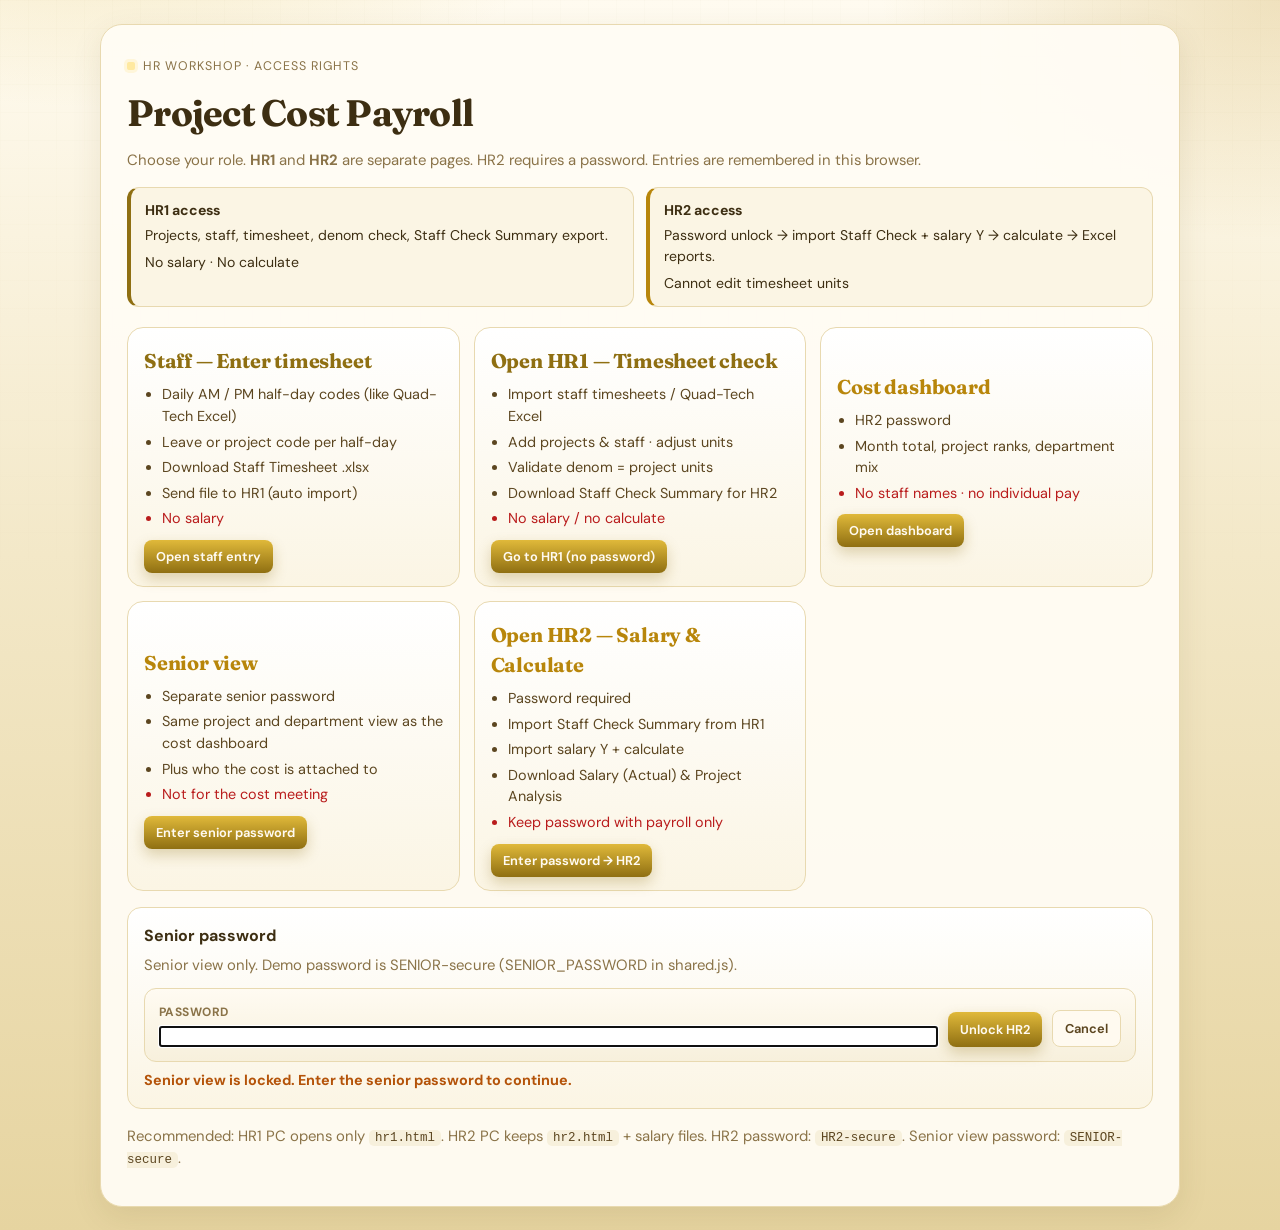
<file: project-cost-payroll/senior.html>
<!DOCTYPE html>
<html lang="en">
<head>
  <meta charset="UTF-8" />
  <meta name="viewport" content="width=device-width, initial-scale=1" />
  <title>Senior view | Project Cost Payroll</title>
  <link rel="preconnect" href="https://fonts.googleapis.com" />
  <link rel="preconnect" href="https://fonts.gstatic.com" crossorigin />
  <link href="https://fonts.googleapis.com/css2?family=DM+Sans:ital,opsz,wght@0,9..40,400;0,9..40,500;0,9..40,600;0,9..40,700;1,9..40,400&family=Fraunces:opsz,wght@9..144,600;9..144,700&display=swap" rel="stylesheet" />
  <link rel="stylesheet" href="shared.css" />
</head>
<body>
  <main>
    <header class="hero" style="background:linear-gradient(135deg,#3d2a0c 0%,#6b4e12 55%,#b8860b 120%);">
      <div class="brand-mark">Senior management only · Named pay stays on this page</div>
      <h1>Senior cost dashboard</h1>
      <p class="sub" id="periodSub">Project totals, department mix, and named pay</p>
      <div class="role-bar">
        <span class="badge">Senior view</span>
        <a class="btn btn-secondary btn-small" href="dashboard.html" style="background:rgba(255,255,255,0.12);color:#fff;border-color:rgba(255,255,255,0.25);text-decoration:none;">Cost dashboard</a>
        <a class="btn btn-secondary btn-small" href="index.html" style="background:rgba(255,255,255,0.12);color:#fff;border-color:rgba(255,255,255,0.25);text-decoration:none;">Role select</a>
        <button type="button" class="btn btn-secondary btn-small" id="btnLock" style="background:rgba(255,255,255,0.12);color:#fff;border-color:rgba(255,255,255,0.25);">Lock senior view</button>
      </div>
    </header>

    <div id="empty" class="locked-panel" style="margin-top:18px;">
      No calculation yet. On HR2, import the Staff Check and salary file, then click Calculate.
    </div>
    <div id="dash" class="hidden">
      <section class="stage">
        <div class="stage-total">
          <div class="eyebrow">Allocated this month</div>
          <strong id="grandFigure">HKD 0</strong>
          <div id="grandCaption">Project and department totals</div>
          <div class="stage-chips" id="chips"></div>
        </div>
        <div class="spotlight" id="spotlight"></div>
      </section>
      <section>
        <h2>Where the money sits</h2>
        <div class="rank-list" id="projectBars"></div>
      </section>
      <section>
        <h2>Department mix</h2>
        <div class="import-card donut-wrap" id="deptMix"></div>
      </section>
      <section>
        <h2>People carrying the cost</h2>
        <div class="import-card" id="staffBody"></div>
      </section>
    </div>
    <footer>
      This page includes the cost-dashboard totals and the named pay list. The meeting dashboard does not show staff names.
    </footer>
  </main>
  <script src="shared.js"></script>
  <script>
    const { periodLabel, staffStatus, escapeHtml, money, loadJson, HR2_STORE, isSeniorUnlocked, lockSenior } = PCP;
    if (!isSeniorUnlocked()) {
      location.replace("index.html?need=senior");
      throw new Error("Senior auth required");
    }
    document.getElementById("btnLock").onclick = () => {
      lockSenior();
      location.href = "index.html";
    };
    function hkd(n) {
      return Number(n).toLocaleString("en-HK", { minimumFractionDigits: 2, maximumFractionDigits: 2 });
    }
    function pct(part, whole) {
      if (!whole) return "0%";
      return (part / whole * 100).toLocaleString("en-HK", { maximumFractionDigits: 1 }) + "%";
    }
    function initials(name) {
      return String(name || "?").split(/\s+/).filter(Boolean).slice(0, 2).map((w) => w[0]).join("").toUpperCase();
    }
    const SLICE = ["#8f6f12", "#e8c547", "#3d2a0c", "#c4a35a", "#b8860b", "#5c4010", "#f0d78c", "#6b4e12", "#d4af37", "#2a2110"];
    const saved = loadJson(HR2_STORE);
    const ready = saved && saved.lastResult && Array.isArray(saved.projects) && saved.projects.length && Array.isArray(saved.staff);
    if (ready) {
      const projects = saved.projects;
      const year = Number(saved.periodYear) || 2026;
      const month = Number(saved.periodMonth) || 8;
      const { matrix, depts } = saved.lastResult;
      const deptList = Array.isArray(depts) ? depts : [];
      const projectRows = projects.map((p) => ({
        label: p.name,
        value: deptList.reduce((s, d) => s + (Number(matrix[p.id] && matrix[p.id][d]) || 0), 0)
      })).filter((r) => r.value > 0).sort((a, b) => b.value - a.value);
      const grand = projectRows.reduce((s, r) => s + r.value, 0);
      const deptRows = deptList.map((d) => ({
        label: d || "No department",
        value: projects.reduce((s, p) => s + (Number(matrix[p.id] && matrix[p.id][d]) || 0), 0)
      })).filter((r) => r.value > 0).sort((a, b) => b.value - a.value);
      const people = saved.staff.map((person) => {
        const st = staffStatus(person, projects, year, month);
        const y = Number(person.y) || 0;
        let allocated = 0;
        if (st.denom > 0) {
          projects.forEach((p) => {
            const units = Number(person.projects[p.id]) || 0;
            if (units > 0) allocated += (units / st.denom) * y;
          });
        }
        return { name: person.name, department: person.department || "", allocated, y };
      }).filter((p) => p.allocated > 0).sort((a, b) => b.allocated - a.allocated);

      document.getElementById("empty").classList.add("hidden");
      document.getElementById("dash").classList.remove("hidden");
      document.getElementById("periodSub").textContent = periodLabel(year, month) + " · totals plus named pay";
      document.getElementById("grandFigure").textContent = money(grand);
      document.getElementById("grandCaption").textContent = periodLabel(year, month) + " · same totals as the cost dashboard";
      document.getElementById("chips").innerHTML = [
        projectRows.length + " projects",
        deptRows.length + " departments",
        people.length + " people"
      ].map((t) => `<span>${escapeHtml(t)}</span>`).join("");

      const top = projectRows[0];
      document.getElementById("spotlight").innerHTML = top ? `
        <div>
          <div class="rank">1</div>
          <h3>${escapeHtml(top.label)}</h3>
          <p class="hint" style="margin-bottom:0;">Largest project this month</p>
        </div>
        <div>
          <div class="big">${money(top.value)}</div>
          <p class="hint">${pct(top.value, grand)} of all allocated cost</p>
        </div>` : `<p class="hint">No project cost.</p>`;

      const max = projectRows.reduce((m, r) => Math.max(m, r.value), 0) || 1;
      document.getElementById("projectBars").innerHTML = projectRows.map((r, i) => `
        <article class="rank-card">
          <div class="n">${i + 1}</div>
          <div>
            <div class="rank-top">
              <strong>${escapeHtml(r.label)}</strong>
              <em>${hkd(r.value)} · ${pct(r.value, grand)}</em>
            </div>
            <div class="meter"><i style="width:${Math.max(4, r.value / max * 100)}%"></i></div>
          </div>
        </article>`).join("");

      let cursor = 0;
      const stops = deptRows.map((r, i) => {
        const start = cursor;
        cursor += grand ? (r.value / grand * 100) : 0;
        return SLICE[i % SLICE.length] + " " + start + "% " + cursor + "%";
      }).join(", ");
      document.getElementById("deptMix").innerHTML = deptRows.length ? `
        <div class="donut" style="background:conic-gradient(${stops})">
          <span>${deptRows.length}<br><small style="font-family:var(--font);font-size:0.7rem;font-weight:500;">depts</small></span>
        </div>
        <div class="legend">
          ${deptRows.map((r, i) => `
            <div>
              <i class="swatch" style="background:${SLICE[i % SLICE.length]}"></i>
              <span>${escapeHtml(r.label)}</span>
              <strong>${hkd(r.value)} · ${pct(r.value, grand)}</strong>
            </div>`).join("")}
        </div>` : '<p class="hint">No department cost.</p>';

      document.getElementById("staffBody").innerHTML = people.map((p) => `
        <div class="person">
          <div class="avatar">${escapeHtml(initials(p.name))}</div>
          <div><b>${escapeHtml(p.name)}</b><small>${escapeHtml(p.department)}</small></div>
          <div class="amt"><strong>${hkd(p.allocated)}</strong><small>${pct(p.allocated, p.y)} of pay</small></div>
        </div>`).join("") || '<p class="hint">No allocated cost.</p>';
    }
  </script>
</body>
</html>
</file>
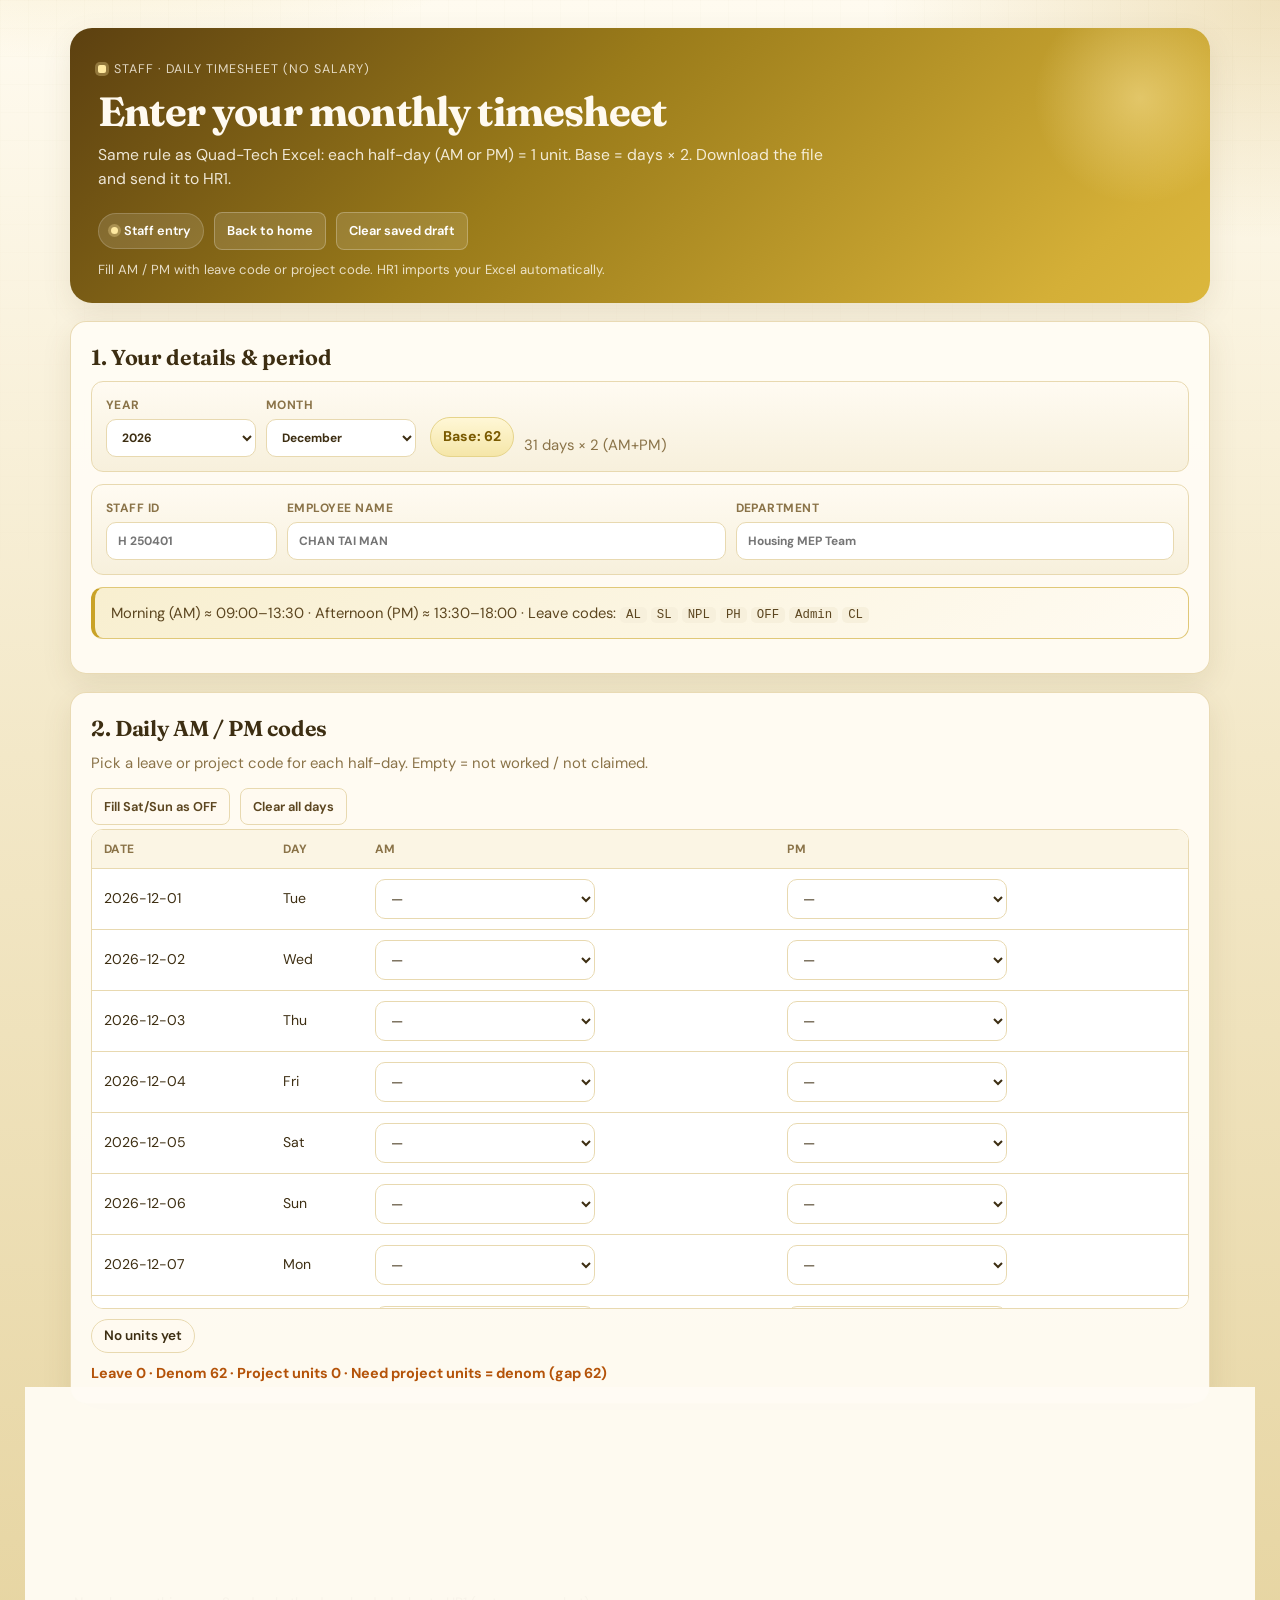
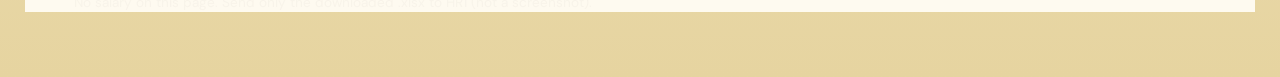
<file: project-cost-payroll/staff.html>
<!DOCTYPE html>
<html lang="en">
<head>
  <meta charset="UTF-8" />
  <meta name="viewport" content="width=device-width, initial-scale=1" />
  <title>Staff Timesheet Entry | Project Cost Payroll</title>
  <link rel="preconnect" href="https://fonts.googleapis.com" />
  <link rel="preconnect" href="https://fonts.gstatic.com" crossorigin />
  <link href="https://fonts.googleapis.com/css2?family=DM+Sans:ital,opsz,wght@0,9..40,400;0,9..40,500;0,9..40,600;0,9..40,700;1,9..40,400&family=Fraunces:opsz,wght@9..144,600;9..144,700&display=swap" rel="stylesheet" />
  <link rel="stylesheet" href="shared.css" />
  <style>
    .day-grid select { min-width: 140px; max-width: 220px; }
    .day-grid td.weekend { background: #f5edd6; }
    .summary-pills { display: flex; flex-wrap: wrap; gap: 8px; margin: 10px 0; }
    .summary-pills span {
      padding: 6px 12px;
      border-radius: 999px;
      border: 1px solid var(--line);
      background: #fffaf0;
      font-size: 0.85rem;
      font-weight: 600;
    }
  </style>
</head>
<body>
  <main>
    <header class="hero">
      <div class="brand-mark">Staff · Daily timesheet (no salary)</div>
      <h1>Enter your monthly timesheet</h1>
      <p class="sub">Same rule as Quad-Tech Excel: each half-day (AM or PM) = 1 unit. Base = days × 2. Download the file and send it to HR1.</p>
      <div class="role-bar">
        <span class="badge">Staff entry</span>
        <a class="btn btn-secondary btn-small" href="index.html" style="background:rgba(255,255,255,0.12);color:#fff;border-color:rgba(255,255,255,0.25);text-decoration:none;">Back to home</a>
        <button type="button" class="btn btn-secondary btn-small" id="btnClearStaffLocal" style="background:rgba(255,255,255,0.12);color:#fff;border-color:rgba(255,255,255,0.25);">Clear saved draft</button>
      </div>
      <p class="switch-note">Fill AM / PM with leave code or project code. HR1 imports your Excel automatically.</p>
    </header>

    <section>
      <h2>1. Your details &amp; period</h2>
      <div class="toolbar">
        <label>Year <select id="selYear"></select></label>
        <label>Month <select id="selMonth"></select></label>
        <span class="base-pill" id="basePill">Base: —</span>
        <span class="hint" id="daysHint" style="margin:0;"></span>
      </div>
      <div class="toolbar">
        <label>Staff ID <input type="text" id="staffId" placeholder="H 250401" /></label>
        <label style="flex:1;">Employee name <input type="text" id="staffName" placeholder="CHAN TAI MAN" style="width:100%;min-width:160px;" /></label>
        <label style="flex:1;">Department <input type="text" id="staffDept" placeholder="Housing MEP Team" style="width:100%;min-width:160px;" /></label>
      </div>
      <div class="rule">
        Morning (AM) ≈ 09:00–13:30 · Afternoon (PM) ≈ 13:30–18:00 · Leave codes:
        <code>AL</code> <code>SL</code> <code>NPL</code> <code>PH</code> <code>OFF</code> <code>Admin</code> <code>CL</code>
      </div>
    </section>

    <section>
      <h2>2. Daily AM / PM codes</h2>
      <p class="hint">Pick a leave or project code for each half-day. Empty = not worked / not claimed.</p>
      <div class="actions">
        <button type="button" class="btn btn-secondary btn-small" id="btnFillWeekendsOff">Fill Sat/Sun as OFF</button>
        <button type="button" class="btn btn-secondary btn-small" id="btnClearDays">Clear all days</button>
      </div>
      <div class="matrix-wrap day-grid" style="max-height:480px;">
        <table>
          <thead>
            <tr><th>Date</th><th>Day</th><th>AM</th><th>PM</th></tr>
          </thead>
          <tbody id="dayBody"></tbody>
        </table>
      </div>
      <div class="summary-pills" id="livePills"></div>
      <p class="status" id="liveStatus">Enter Staff ID and name, then fill days.</p>
    </section>

    <section>
      <h2>3. Download for HR1</h2>
      <div class="actions">
        <button type="button" class="btn" id="btnExport">Download Staff Timesheet (Excel)</button>
        <p class="status" id="exportStatus">HR1 can import this file in one click.</p>
      </div>
    </section>

    <footer>
      No salary on this page. Send only the downloaded .xlsx to HR1 (not a screenshot).
    </footer>
  </main>

  <script src="xlsx.full.min.js"></script>
  <script src="shared.js"></script>
  <script>
    const {
      LEAVE_CODES, daysInMonth, monthBase, periodLabel, fileStamp,
      emptyLeave, staffStatus, escapeHtml, downloadExcelMulti,
      buildStaffSubmissionSheets, aggregateDaySlots, defaultProjects,
      fillPeriodSelects, saveJson, loadJson, clearJson, normalizeSlotCode
    } = PCP;

    const STAFF_STORE = "pcpStaffDraft";
    let periodYear = new Date().getFullYear();
    let periodMonth = new Date().getMonth() + 1;
    let projects = defaultProjects();
    let days = [];

    function codeOptionsHtml(selected) {
      const sel = normalizeSlotCode(selected);
      const leaveOpts = LEAVE_CODES.map((c) =>
        `<option value="${c}" ${c === sel ? "selected" : ""}>${c}</option>`
      ).join("");
      const projOpts = projects.map((p) => {
        const code = p.code || p.name;
        return `<option value="${escapeHtml(code)}" ${code === sel ? "selected" : ""}>${escapeHtml(p.name)}</option>`;
      }).join("");
      return `<option value="">—</option>
        <optgroup label="Leave">${leaveOpts}</optgroup>
        <optgroup label="Projects">${projOpts}</optgroup>`;
    }

    function rebuildDaysKeepValues() {
      const prev = {};
      days.forEach((d) => { prev[d.date] = d; });
      const n = daysInMonth(periodYear, periodMonth);
      days = [];
      for (let d = 1; d <= n; d++) {
        const dt = new Date(periodYear, periodMonth - 1, d);
        const ymd = periodYear + "-" + String(periodMonth).padStart(2, "0") + "-" + String(d).padStart(2, "0");
        const old = prev[ymd] || {};
        days.push({
          date: ymd,
          day: ["Sun", "Mon", "Tue", "Wed", "Thu", "Fri", "Sat"][dt.getDay()],
          am: old.am || "",
          pm: old.pm || "",
          weekend: dt.getDay() === 0 || dt.getDay() === 6
        });
      }
    }

    function currentPerson() {
      const agg = aggregateDaySlots(days, projects);
      const projMap = {};
      projects.forEach((p) => { projMap[p.id] = Number(agg.projectUnits[p.id]) || 0; });
      // include any auto projects
      agg.projects.forEach((p) => {
        if (!projMap.hasOwnProperty(p.id)) {
          projects.push(p);
          projMap[p.id] = Number(agg.projectUnits[p.id]) || 0;
        }
      });
      return {
        staffId: document.getElementById("staffId").value.trim(),
        name: document.getElementById("staffName").value.trim(),
        department: document.getElementById("staffDept").value.trim(),
        leave: agg.leave,
        projects: projMap
      };
    }

    function persist() {
      saveJson(STAFF_STORE, {
        periodYear, periodMonth,
        staffId: document.getElementById("staffId").value,
        name: document.getElementById("staffName").value,
        department: document.getElementById("staffDept").value,
        days: days.map((d) => ({ date: d.date, am: d.am, pm: d.pm }))
      });
    }

    function updatePeriodUI() {
      const daysN = daysInMonth(periodYear, periodMonth);
      document.getElementById("basePill").textContent = "Base: " + (daysN * 2);
      document.getElementById("daysHint").textContent = daysN + " days × 2 (AM+PM)";
    }

    function renderDays() {
      const body = document.getElementById("dayBody");
      body.innerHTML = days.map((d, i) => `
        <tr class="${d.weekend ? "weekend" : ""}">
          <td>${escapeHtml(d.date)}</td>
          <td>${escapeHtml(d.day)}</td>
          <td><select data-i="${i}" data-slot="am">${codeOptionsHtml(d.am)}</select></td>
          <td><select data-i="${i}" data-slot="pm">${codeOptionsHtml(d.pm)}</select></td>
        </tr>`).join("");
      body.querySelectorAll("select").forEach((el) => {
        el.addEventListener("change", () => {
          const i = Number(el.dataset.i);
          days[i][el.dataset.slot] = el.value;
          refreshLive();
          persist();
        });
      });
      refreshLive();
    }

    function refreshLive() {
      const person = currentPerson();
      const usedProjects = projects.filter((p) => (Number(person.projects[p.id]) || 0) > 0);
      const st = staffStatus(person, projects, periodYear, periodMonth);
      const pills = document.getElementById("livePills");
      const leaveBits = LEAVE_CODES.filter((c) => person.leave[c] > 0)
        .map((c) => `<span>${c}: ${person.leave[c]}</span>`).join("");
      const projBits = usedProjects.map((p) =>
        `<span>${escapeHtml(p.code || p.name)}: ${person.projects[p.id]}</span>`
      ).join("");
      pills.innerHTML = leaveBits + projBits || "<span>No units yet</span>";

      const status = document.getElementById("liveStatus");
      status.className = "status " + (st.ok ? "ok" : (st.pUnits || st.leave ? "err" : "warn"));
      status.textContent = "Leave " + st.leave + " · Denom " + st.denom + " · Project units " + st.pUnits +
        (st.ok ? " · OK — ready to download" : " · Need project units = denom (gap " + (st.denom - st.pUnits) + ")");
    }

    function restore() {
      const s = loadJson(STAFF_STORE);
      if (!s) return false;
      periodYear = Number(s.periodYear) || periodYear;
      periodMonth = Number(s.periodMonth) || periodMonth;
      document.getElementById("staffId").value = s.staffId || "";
      document.getElementById("staffName").value = s.name || "";
      document.getElementById("staffDept").value = s.department || "";
      rebuildDaysKeepValues();
      if (Array.isArray(s.days)) {
        const map = {};
        s.days.forEach((d) => { map[d.date] = d; });
        days.forEach((d) => {
          if (map[d.date]) {
            d.am = map[d.date].am || "";
            d.pm = map[d.date].pm || "";
          }
        });
      }
      return true;
    }

    fillPeriodSelects(
      document.getElementById("selYear"),
      document.getElementById("selMonth"),
      periodYear,
      periodMonth,
      (y, m) => {
        periodYear = y;
        periodMonth = m;
        updatePeriodUI();
        rebuildDaysKeepValues();
        renderDays();
        persist();
      }
    );

    ["staffId", "staffName", "staffDept"].forEach((id) => {
      document.getElementById(id).addEventListener("input", () => { refreshLive(); persist(); });
    });

    document.getElementById("btnFillWeekendsOff").onclick = () => {
      days.forEach((d) => {
        if (!d.weekend) return;
        if (!d.am) d.am = "OFF";
        if (!d.pm) d.pm = "OFF";
      });
      renderDays();
      persist();
    };
    document.getElementById("btnClearDays").onclick = () => {
      days.forEach((d) => { d.am = ""; d.pm = ""; });
      renderDays();
      persist();
    };
    document.getElementById("btnClearStaffLocal").onclick = () => {
      if (!confirm("Clear your saved timesheet draft in this browser?")) return;
      clearJson(STAFF_STORE);
      document.getElementById("staffId").value = "";
      document.getElementById("staffName").value = "";
      document.getElementById("staffDept").value = "";
      days.forEach((d) => { d.am = ""; d.pm = ""; });
      renderDays();
      document.getElementById("exportStatus").textContent = "Draft cleared.";
      document.getElementById("exportStatus").className = "status warn";
    };

    document.getElementById("btnExport").onclick = () => {
      try {
        const person = currentPerson();
        if (!person.staffId) throw new Error("Enter Staff ID.");
        if (!person.name) throw new Error("Enter employee name.");
        const used = projects.filter((p) => (Number(person.projects[p.id]) || 0) > 0);
        const exportProjects = used.length ? used : projects;
        // Rebuild person.projects keys for exportProjects only
        const exportPerson = {
          ...person,
          projects: {}
        };
        exportProjects.forEach((p) => {
          exportPerson.projects[p.id] = Number(person.projects[p.id]) || 0;
        });
        const st = staffStatus(exportPerson, exportProjects, periodYear, periodMonth);
        if (!st.ok) {
          if (!confirm("Project units (" + st.pUnits + ") ≠ denom (" + st.denom + "). Download anyway?")) return;
        }
        const sheets = buildStaffSubmissionSheets(exportPerson, exportProjects, periodYear, periodMonth, days);
        const fname = "Staff_Timesheet_" + fileStamp(periodYear, periodMonth) + "_" +
          person.staffId.replace(/[^\w\-]+/g, "_") + ".xlsx";
        downloadExcelMulti(fname, sheets);
        document.getElementById("exportStatus").textContent =
          "Downloaded " + fname + " — send this file to HR1.";
        document.getElementById("exportStatus").className = "status ok";
        persist();
      } catch (e) {
        document.getElementById("exportStatus").textContent = e.message;
        document.getElementById("exportStatus").className = "status err";
      }
    };

    if (restore()) {
      document.getElementById("selYear").value = String(periodYear);
      document.getElementById("selMonth").value = String(periodMonth);
    } else {
      rebuildDaysKeepValues();
    }
    updatePeriodUI();
    renderDays();
  </script>
</body>
</html>
</file>
<file: project-cost-payroll/shared.css>
:root {
      --ink: #3d2e12;
      --ink-soft: #5c4620;
      --muted: #8a7348;
      --line: #e8d9b0;
      --paper: #f3e8c8;
      --card: rgba(255, 252, 245, 0.94);
      --accent: #c9a227;
      --accent-dark: #8f6f12;
      --accent-soft: #f8efd0;
      --gold: #d4af37;
      --gold-deep: #9a7b1a;
      --gold-bright: #e8c547;
      --hr1: #8f6f12;
      --hr2: #b8860b;
      --warn-bg: #fff4e0;
      --err-bg: #fef2f2;
      --err-border: #b91c1c;
      --ok-bg: #f5f0dc;
      --ok-ink: #6b5a1e;
      --lock-bg: #f7f0dc;
      --shadow: 0 10px 30px rgba(90, 68, 20, 0.1);
      --radius: 16px;
      --font: "DM Sans", "Segoe UI", sans-serif;
      --display: "Fraunces", Georgia, serif;
    }
    * { box-sizing: border-box; }
    html { scroll-behavior: smooth; }
    body {
      margin: 0;
      min-height: 100vh;
      font-family: var(--font);
      color: var(--ink);
      line-height: 1.5;
      background:
        radial-gradient(900px 420px at 8% -10%, rgba(212, 175, 55, 0.28), transparent 55%),
        radial-gradient(800px 480px at 100% 0%, rgba(184, 134, 11, 0.22), transparent 50%),
        linear-gradient(180deg, #fffbf0 0%, var(--paper) 45%, #e6d4a0 100%);
    }
    body::before {
      content: "";
      position: fixed;
      inset: 0;
      pointer-events: none;
      opacity: 0.28;
      background-image:
        linear-gradient(rgba(143, 111, 18, 0.05) 1px, transparent 1px),
        linear-gradient(90deg, rgba(143, 111, 18, 0.05) 1px, transparent 1px);
      background-size: 28px 28px;
      mask-image: linear-gradient(180deg, #000 0%, transparent 85%);
    }
    main {
      position: relative;
      max-width: 1180px;
      margin: 0 auto;
      padding: 28px 20px 64px;
      animation: rise 0.55s ease both;
    }
    @keyframes rise {
      from { opacity: 0; transform: translateY(12px); }
      to { opacity: 1; transform: translateY(0); }
    }
    @keyframes fadeIn {
      from { opacity: 0; transform: translateY(6px); }
      to { opacity: 1; transform: translateY(0); }
    }
    .hero {
      position: relative;
      overflow: hidden;
      border-radius: 22px;
      padding: 28px 28px 24px;
      color: #fffaf0;
      background:
        linear-gradient(135deg, #5c4010 0%, #9a7b1a 42%, #d4af37 88%, #e8c547 120%);
      box-shadow: var(--shadow);
    }
    .hero::after {
      content: "";
      position: absolute;
      right: -40px;
      top: -40px;
      width: 220px;
      height: 220px;
      border-radius: 50%;
      background: radial-gradient(circle, rgba(255, 236, 170, 0.45), transparent 68%);
      animation: pulseGlow 4.5s ease-in-out infinite;
    }
    @keyframes pulseGlow {
      0%, 100% { transform: scale(1); opacity: 0.7; }
      50% { transform: scale(1.08); opacity: 1; }
    }
    .brand-mark {
      display: inline-flex;
      align-items: center;
      gap: 8px;
      font-size: 0.78rem;
      letter-spacing: 0.08em;
      text-transform: uppercase;
      color: rgba(255, 250, 240, 0.8);
      margin-bottom: 10px;
    }
    .brand-mark::before {
      content: "";
      width: 8px;
      height: 8px;
      border-radius: 2px;
      background: #ffe9a0;
      box-shadow: 0 0 0 3px rgba(255, 233, 160, 0.3);
    }
    .hero h1 {
      position: relative;
      z-index: 1;
      margin: 0 0 8px;
      font-family: var(--display);
      font-size: clamp(1.9rem, 3.5vw, 2.55rem);
      font-weight: 700;
      letter-spacing: -0.02em;
      line-height: 1.15;
    }
    .sub {
      position: relative;
      z-index: 1;
      margin: 0;
      max-width: 46rem;
      color: rgba(255, 250, 240, 0.88);
      font-size: 0.98rem;
    }
    .role-bar {
      position: relative;
      z-index: 1;
      display: flex;
      flex-wrap: wrap;
      gap: 10px;
      align-items: center;
      margin-top: 22px;
    }
    .role-switch {
      display: inline-flex;
      padding: 4px;
      border-radius: 12px;
      background: rgba(255, 255, 255, 0.1);
      border: 1px solid rgba(255, 255, 255, 0.16);
      backdrop-filter: blur(6px);
    }
    .role-switch button {
      border: 0;
      background: transparent;
      color: rgba(255, 250, 240, 0.88);
      border-radius: 9px;
      padding: 10px 16px;
      font: inherit;
      font-weight: 600;
      font-size: 0.92rem;
      cursor: pointer;
      transition: background 0.2s ease, color 0.2s ease, transform 0.15s ease;
    }
    .role-switch button:hover { color: #fff; }
    .role-switch button.active-hr1,
    .role-switch button.active-hr2 {
      background: #fffaf0;
      color: var(--hr1);
      box-shadow: 0 4px 14px rgba(60, 40, 10, 0.18);
    }
    .role-switch button.active-hr2 { color: var(--hr2); }
    .badge {
      display: inline-flex;
      align-items: center;
      gap: 6px;
      padding: 7px 12px;
      border-radius: 999px;
      font-size: 0.8rem;
      font-weight: 600;
      background: rgba(255, 255, 255, 0.12);
      color: #fff;
      border: 1px solid rgba(255, 255, 255, 0.18);
    }
    .badge::before {
      content: "";
      width: 7px;
      height: 7px;
      border-radius: 50%;
      background: #ffe9a0;
      box-shadow: 0 0 0 3px rgba(255, 233, 160, 0.3);
    }
    section {
      background: var(--card);
      border: 1px solid rgba(232, 217, 176, 0.95);
      border-radius: var(--radius);
      padding: 20px 20px 18px;
      margin-top: 18px;
      box-shadow: var(--shadow);
      backdrop-filter: blur(8px);
      animation: fadeIn 0.45s ease both;
    }
    #panelHr1, #panelHr2 { animation-delay: 0.05s; }
    h2 {
      margin: 0 0 6px;
      font-family: var(--display);
      font-size: 1.35rem;
      font-weight: 650;
      color: var(--ink);
      letter-spacing: -0.015em;
    }
    h3 {
      margin: 20px 0 10px;
      font-size: 0.78rem;
      font-weight: 700;
      letter-spacing: 0.06em;
      text-transform: uppercase;
      color: var(--muted);
    }
    .hint { margin: 0 0 12px; color: var(--muted); font-size: 0.93rem; }
    .rule {
      background: linear-gradient(135deg, var(--accent-soft), #fffbf2);
      border: 1px solid #e0c878;
      border-left: 4px solid var(--accent);
      border-radius: 12px;
      padding: 14px 16px;
      margin: 0 0 16px;
      font-size: 0.92rem;
      color: var(--ink-soft);
    }
    table { width: 100%; border-collapse: collapse; font-size: 0.88rem; }
    th, td {
      border-bottom: 1px solid var(--line);
      padding: 10px 12px;
      text-align: left;
      vertical-align: middle;
    }
    th {
      color: var(--muted);
      font-weight: 700;
      font-size: 0.75rem;
      letter-spacing: 0.04em;
      text-transform: uppercase;
      position: sticky;
      top: 0;
      background: #fbf5e4;
      z-index: 1;
    }
    tbody tr { transition: background 0.15s ease; }
    tbody tr:hover { background: #fbf5e4; }
    td.num, th.num { text-align: right; font-variant-numeric: tabular-nums; }
    input[type="number"], input[type="text"], select, textarea {
      padding: 9px 11px;
      border: 1px solid var(--line);
      border-radius: 10px;
      font: inherit;
      color: var(--ink);
      background: #fff;
      transition: border-color 0.15s ease, box-shadow 0.15s ease;
    }
    input[type="number"]:focus, input[type="text"]:focus, select:focus, textarea:focus {
      outline: none;
      border-color: var(--accent);
      box-shadow: 0 0 0 3px rgba(201, 162, 39, 0.22);
    }
    input[type="number"] { width: 76px; text-align: right; }
    textarea {
      width: 100%;
      min-height: 100px;
      font-family: "SF Mono", Consolas, "Courier New", monospace;
      font-size: 0.84rem;
      resize: vertical;
      background: #fffdf6;
    }
    .actions {
      display: flex;
      flex-wrap: wrap;
      gap: 10px;
      align-items: center;
      margin: 14px 0 4px;
    }
    .btn {
      background: linear-gradient(180deg, #e0b93a 0%, var(--accent-dark) 100%);
      color: #fffaf0;
      border: 0;
      border-radius: 10px;
      padding: 11px 16px;
      font: inherit;
      font-size: 0.92rem;
      font-weight: 650;
      cursor: pointer;
      box-shadow: 0 6px 14px rgba(143, 111, 18, 0.28);
      transition: transform 0.15s ease, box-shadow 0.15s ease, filter 0.15s ease;
    }
    .btn:hover {
      filter: brightness(1.06);
      transform: translateY(-1px);
      box-shadow: 0 8px 18px rgba(143, 111, 18, 0.34);
    }
    .btn:active { transform: translateY(0); }
    .btn:disabled, .btn.disabled {
      background: #c4b48a;
      box-shadow: none;
      cursor: not-allowed;
      transform: none;
      filter: none;
    }
    .btn-secondary {
      background: #fffaf0;
      color: var(--ink-soft);
      border: 1px solid var(--line);
      box-shadow: none;
    }
    .btn-secondary:hover {
      background: var(--lock-bg);
      border-color: #d4bc78;
      box-shadow: none;
      filter: none;
    }
    .btn-danger {
      background: linear-gradient(180deg, #dc2626, #b91c1c);
      box-shadow: 0 4px 12px rgba(185, 28, 28, 0.2);
    }
    .btn-small { padding: 8px 12px; font-size: 0.8rem; border-radius: 8px; }
    .status { margin: 0; font-size: 0.9rem; color: var(--muted); }
    .status.ok { color: var(--ok-ink); font-weight: 700; }
    .status.warn { color: #b45309; font-weight: 700; }
    .status.err { color: var(--err-border); font-weight: 700; }
    .hidden { display: none !important; }
    .locked-panel {
      background: linear-gradient(180deg, #fffbf2, var(--lock-bg));
      border: 1px dashed #d4bc78;
      border-radius: 12px;
      padding: 28px 18px;
      color: var(--muted);
      text-align: center;
      font-weight: 500;
    }
    .matrix-wrap {
      overflow: auto;
      max-height: 420px;
      border: 1px solid var(--line);
      border-radius: 12px;
      background: #fff;
    }
    .edge { background: var(--warn-bg); }
    .error-row { background: var(--err-bg) !important; box-shadow: inset 3px 0 0 var(--err-border); }
    .error-cell { background: #fee2e2 !important; color: var(--err-border); font-weight: 700; }
    .toolbar {
      display: flex;
      flex-wrap: wrap;
      gap: 10px;
      align-items: end;
      margin: 0 0 12px;
      padding: 14px;
      background: linear-gradient(180deg, #fffbf2, var(--lock-bg));
      border: 1px solid var(--line);
      border-radius: 12px;
    }
    .toolbar label {
      display: flex;
      flex-direction: column;
      gap: 5px;
      font-size: 0.75rem;
      font-weight: 700;
      letter-spacing: 0.04em;
      text-transform: uppercase;
      color: var(--muted);
    }
    .toolbar select, .toolbar input[type="text"] { min-width: 150px; }
    .import-grid {
      display: grid;
      grid-template-columns: 1fr 1fr;
      gap: 14px;
    }
    @media (max-width: 800px) {
      .import-grid { grid-template-columns: 1fr; }
      .hero { padding: 22px 18px; }
      .role-switch { width: 100%; }
      .role-switch button { flex: 1; }
    }
    .import-card {
      position: relative;
      border: 1px solid var(--line);
      border-radius: 14px;
      padding: 16px;
      background: linear-gradient(180deg, #ffffff 0%, #fbf5e4 100%);
      transition: transform 0.2s ease, box-shadow 0.2s ease;
    }
    .import-card:hover {
      transform: translateY(-2px);
      box-shadow: 0 10px 24px rgba(90, 68, 20, 0.1);
    }
    .import-card h4 {
      margin: 0 0 6px;
      font-size: 1rem;
      font-weight: 700;
      color: var(--ink);
      display: flex;
      align-items: center;
      gap: 8px;
    }
    .step {
      display: inline-grid;
      place-items: center;
      width: 22px;
      height: 22px;
      border-radius: 7px;
      background: var(--accent-soft);
      color: var(--accent-dark);
      font-size: 0.75rem;
      font-weight: 800;
    }
    .base-pill {
      display: inline-flex;
      align-items: center;
      margin-left: 4px;
      padding: 8px 12px;
      background: linear-gradient(180deg, #fff7d6, #f5e6a8);
      border: 1px solid #e6d48a;
      border-radius: 999px;
      font-weight: 750;
      color: #7a5a00;
      font-size: 0.88rem;
    }
    .chip-row {
      display: flex;
      flex-wrap: wrap;
      gap: 8px;
      margin: 0 0 10px;
      min-height: 8px;
    }
    .chip {
      display: inline-flex;
      align-items: center;
      gap: 6px;
      padding: 6px 10px;
      border-radius: 999px;
      border: 1px solid #e0c878;
      background: linear-gradient(180deg, #fffef8, #f8efd0);
      font-size: 0.85rem;
      color: var(--ink-soft);
    }
    .chip button {
      border: 0;
      background: transparent;
      color: var(--muted);
      cursor: pointer;
      font-size: 0.95rem;
      line-height: 1;
      padding: 0 2px;
    }
    .chip button:hover { color: var(--err-border); }
    details summary {
      cursor: pointer;
      color: var(--accent-dark);
      font-weight: 600;
      font-size: 0.9rem;
      margin-top: 4px;
    }
    .counts {
      color: var(--muted);
      font-size: 0.85rem;
      margin: 6px 0 0;
      font-weight: 500;
    }
    .alert {
      display: none;
      margin: 12px 0;
      padding: 12px 14px;
      border-radius: 12px;
      background: var(--err-bg);
      border: 1px solid #fecaca;
      color: #7f1d1d;
      font-weight: 550;
    }
    .alert.show { display: block; animation: fadeIn 0.25s ease; }
    footer {
      margin-top: 22px;
      padding: 14px 4px 0;
      color: var(--muted);
      font-size: 0.85rem;
      border-top: 1px solid rgba(232, 217, 176, 0.9);
    }
    code {
      font-family: "SF Mono", Consolas, monospace;
      font-size: 0.84em;
      background: var(--lock-bg);
      padding: 1px 6px;
      border-radius: 5px;
      color: var(--ink-soft);
    }
    .period-bar { margin: 0; }
    .gate {
      min-height: calc(100vh - 80px);
      display: grid;
      place-items: center;
      padding: 24px 12px;
    }
    .gate-card {
      width: min(1080px, 100%);
      background: var(--card);
      border: 1px solid var(--line);
      border-radius: 22px;
      box-shadow: var(--shadow);
      padding: 28px 26px 24px;
      animation: rise 0.45s ease both;
    }
    .gate-card h1 {
      margin: 0 0 8px;
      font-family: var(--display);
      font-size: clamp(1.8rem, 3vw, 2.3rem);
      letter-spacing: -0.02em;
    }
    .gate-grid {
      display: grid;
      grid-template-columns: repeat(3, 1fr);
      gap: 14px;
      margin-top: 20px;
    }
    @media (max-width: 900px) { .gate-grid { grid-template-columns: 1fr; } }
    .access-card {
      border: 1px solid var(--line);
      border-radius: 16px;
      padding: 18px 16px;
      background: linear-gradient(180deg, #fff, #fbf5e4);
      text-align: left;
      cursor: pointer;
      transition: transform 0.18s ease, box-shadow 0.18s ease, border-color 0.18s ease;
    }
    .access-card:hover {
      transform: translateY(-3px);
      box-shadow: 0 12px 28px rgba(90, 68, 20, 0.12);
      border-color: #d4bc78;
    }
    .access-card h3 {
      margin: 0 0 8px;
      font-family: var(--display);
      font-size: 1.25rem;
      text-transform: none;
      letter-spacing: -0.01em;
      color: var(--ink);
    }
    .access-card.hr1-card h3 { color: var(--hr1); }
    .access-card.hr2-card h3 { color: var(--hr2); }
    .access-card ul {
      margin: 0 0 14px;
      padding-left: 1.1rem;
      color: var(--ink-soft);
      font-size: 0.9rem;
    }
    .access-card li { margin: 4px 0; }
    .access-card .deny { color: var(--err-border); }
    .rights-strip {
      display: grid;
      grid-template-columns: 1fr 1fr;
      gap: 12px;
      margin-top: 14px;
    }
    @media (max-width: 800px) { .rights-strip { grid-template-columns: 1fr; } }
    .rights-box {
      border-radius: 12px;
      padding: 12px 14px;
      border: 1px solid var(--line);
      background: #fbf5e4;
      font-size: 0.88rem;
    }
    .rights-box strong { display: block; margin-bottom: 4px; }
    .rights-box.hr1 { border-left: 4px solid var(--hr1); }
    .rights-box.hr2 { border-left: 4px solid var(--hr2); }
    .stage {
      display: grid;
      grid-template-columns: 1.4fr 0.8fr;
      gap: 14px;
      margin-top: 18px;
    }
    .stage-total {
      position: relative;
      overflow: hidden;
      border-radius: 22px;
      padding: 28px 28px 24px;
      color: #fffaf0;
      background:
        radial-gradient(420px 180px at 100% 0%, rgba(232, 197, 71, 0.55), transparent 60%),
        linear-gradient(145deg, #3d2a0c 0%, #8f6f12 55%, #d4af37 140%);
      box-shadow: 0 16px 40px rgba(90, 68, 20, 0.22);
    }
    .stage-total .eyebrow {
      letter-spacing: 0.14em;
      text-transform: uppercase;
      font-size: 0.72rem;
      opacity: 0.8;
    }
    .stage-total strong {
      display: block;
      margin: 8px 0 4px;
      font-family: var(--display);
      font-size: clamp(2.4rem, 5vw, 3.6rem);
      line-height: 0.95;
      letter-spacing: -0.03em;
    }
    .stage-chips { display: flex; flex-wrap: wrap; gap: 8px; margin-top: 16px; }
    .stage-chips span {
      border-radius: 999px;
      padding: 6px 12px;
      background: rgba(255, 250, 240, 0.14);
      border: 1px solid rgba(255, 250, 240, 0.22);
      font-size: 0.82rem;
    }
    .spotlight {
      display: flex;
      flex-direction: column;
      justify-content: space-between;
      gap: 10px;
      border-radius: 22px;
      padding: 20px;
      background: #fffdf8;
      border: 1px solid var(--line);
      box-shadow: var(--shadow);
    }
    .spotlight .rank {
      width: 42px;
      height: 42px;
      border-radius: 14px;
      display: grid;
      place-items: center;
      font-family: var(--display);
      color: #3d2a0c;
      background: linear-gradient(180deg, #f8e7a2, #d4af37);
    }
    .spotlight h3 { margin: 10px 0 0; font-family: var(--display); font-size: 1.45rem; }
    .spotlight .big { font-family: var(--display); font-size: 1.7rem; }
    .rank-list { display: flex; flex-direction: column; gap: 10px; }
    .rank-card {
      display: grid;
      grid-template-columns: 46px 1fr;
      gap: 12px;
      align-items: center;
      padding: 12px 14px;
      border-radius: 16px;
      background: #fffdf8;
      border: 1px solid var(--line);
    }
    .rank-card .n {
      width: 46px;
      height: 46px;
      border-radius: 14px;
      display: grid;
      place-items: center;
      font-family: var(--display);
      font-size: 1.2rem;
      color: #fffaf0;
      background: #3d2a0c;
    }
    .rank-card:nth-child(1) .n { background: linear-gradient(180deg, #e8c547, #8f6f12); color: #3d2a0c; }
    .rank-card:nth-child(2) .n { background: linear-gradient(180deg, #c4a35a, #6b4e12); }
    .rank-card:nth-child(3) .n { background: linear-gradient(180deg, #a6843d, #5c4010); }
    .rank-top { display: flex; justify-content: space-between; gap: 12px; align-items: baseline; }
    .rank-top strong { font-size: 0.98rem; }
    .rank-top em { font-style: normal; font-variant-numeric: tabular-nums; color: var(--ink-soft); font-size: 0.86rem; }
    .meter {
      margin-top: 8px;
      height: 10px;
      border-radius: 999px;
      background: #f3e6c4;
      overflow: hidden;
    }
    .meter i {
      display: block;
      height: 100%;
      border-radius: 999px;
      background: linear-gradient(90deg, #8f6f12, #e8c547);
    }
    .dash-split { display: grid; grid-template-columns: 0.9fr 1.1fr; gap: 14px; }
    @media (max-width: 800px) { .stage, .dash-split { grid-template-columns: 1fr; } }
    .donut-wrap { display: grid; grid-template-columns: 180px 1fr; gap: 16px; align-items: center; }
    @media (max-width: 700px) { .donut-wrap { grid-template-columns: 1fr; } }
    .donut {
      width: 180px;
      height: 180px;
      border-radius: 50%;
      display: grid;
      place-items: center;
      box-shadow: inset 0 0 0 1px rgba(90, 68, 20, 0.08);
    }
    .donut span {
      width: 108px;
      height: 108px;
      border-radius: 50%;
      background: #fffdf8;
      display: grid;
      place-items: center;
      text-align: center;
      font-family: var(--display);
      font-size: 1.15rem;
      line-height: 1.1;
    }
    .legend { display: flex; flex-direction: column; gap: 8px; }
    .legend div { display: grid; grid-template-columns: 12px 1fr auto; gap: 8px; align-items: center; font-size: 0.86rem; }
    .swatch { width: 12px; height: 12px; border-radius: 4px; }
    .person {
      display: grid;
      grid-template-columns: 36px 1fr auto;
      gap: 10px;
      align-items: center;
      padding: 10px 0;
      border-bottom: 1px solid var(--line);
    }
    .person:last-child { border-bottom: 0; }
    .avatar {
      width: 36px;
      height: 36px;
      border-radius: 50%;
      display: grid;
      place-items: center;
      font-size: 0.75rem;
      font-weight: 700;
      color: #3d2a0c;
      background: #f8e7a2;
    }
    .person b { display: block; font-size: 0.92rem; }
    .person small { color: var(--muted); }
    .person .amt { text-align: right; font-variant-numeric: tabular-nums; }
    .person .amt strong { display: block; }
    .app-shell.hidden, .gate.hidden { display: none !important; }
    .switch-note { margin: 10px 0 0; color: rgba(255,250,240,0.8); font-size: 0.82rem; }
</file>
